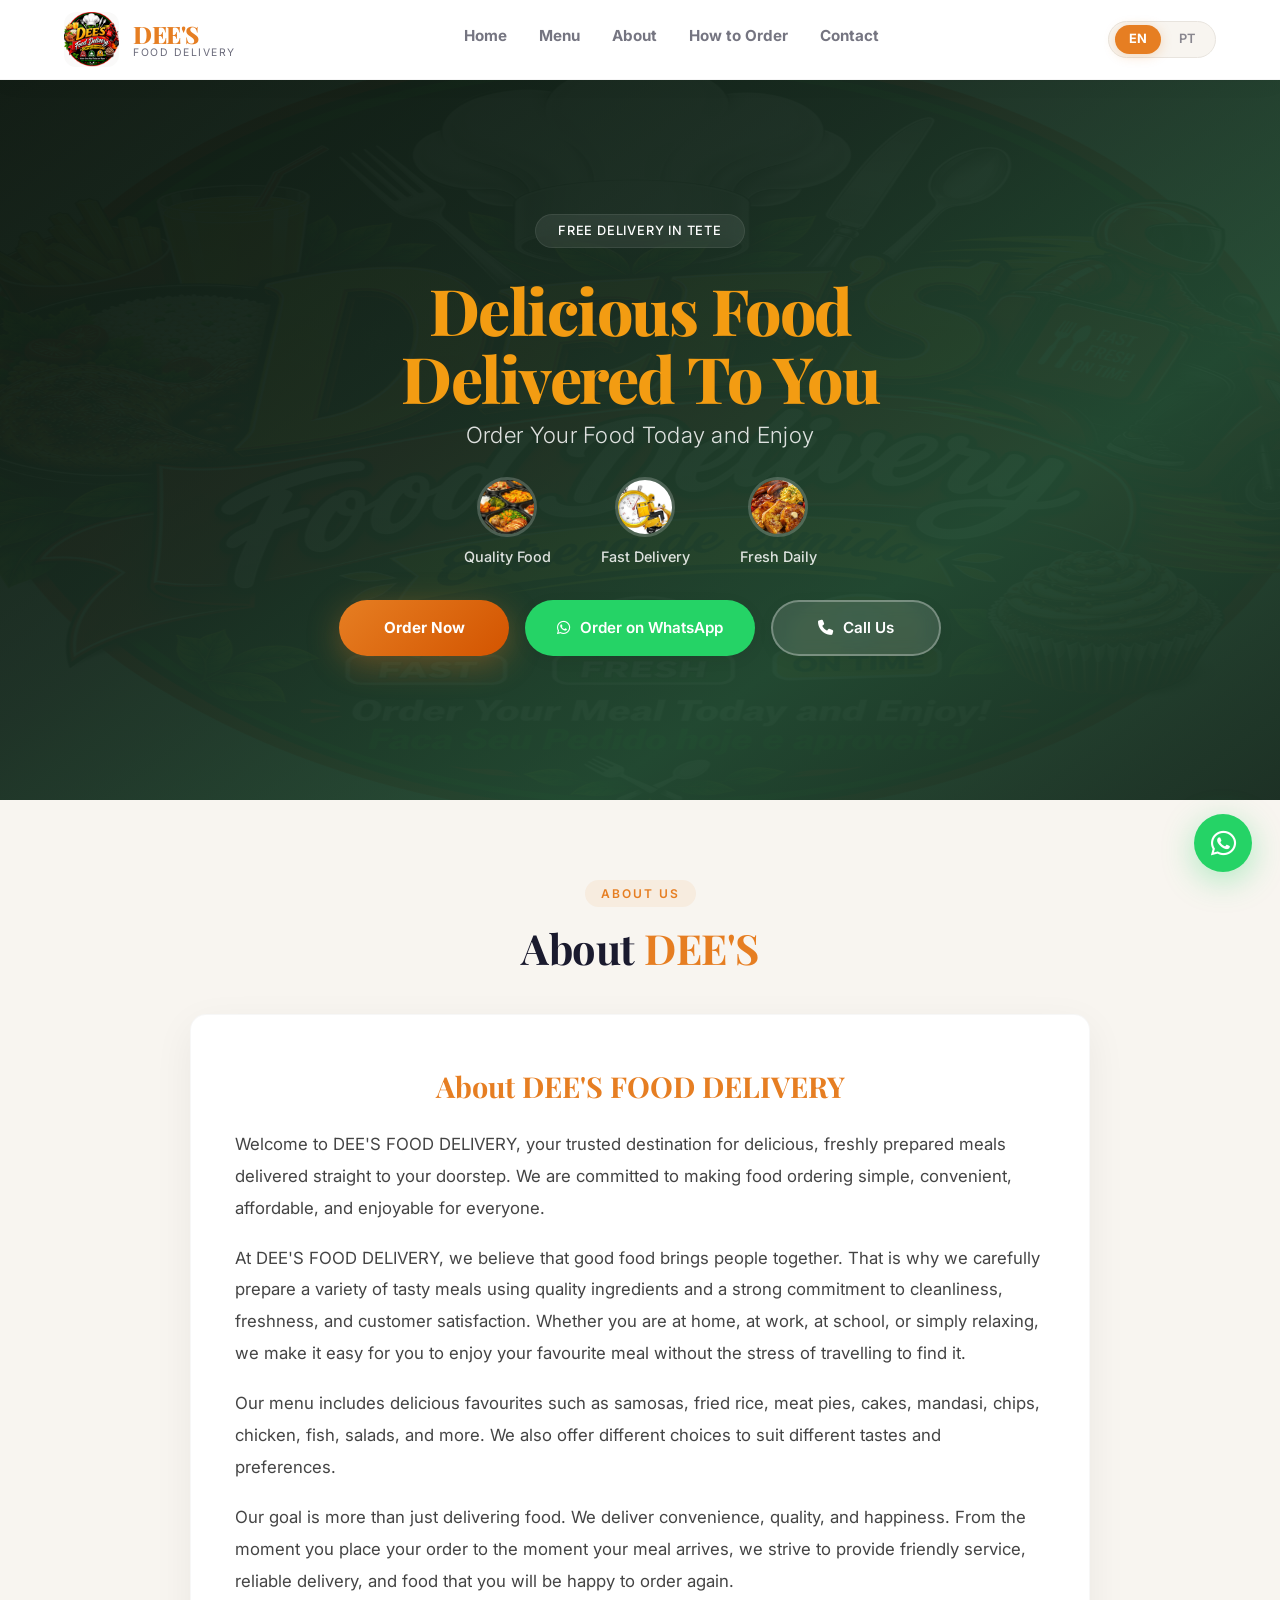
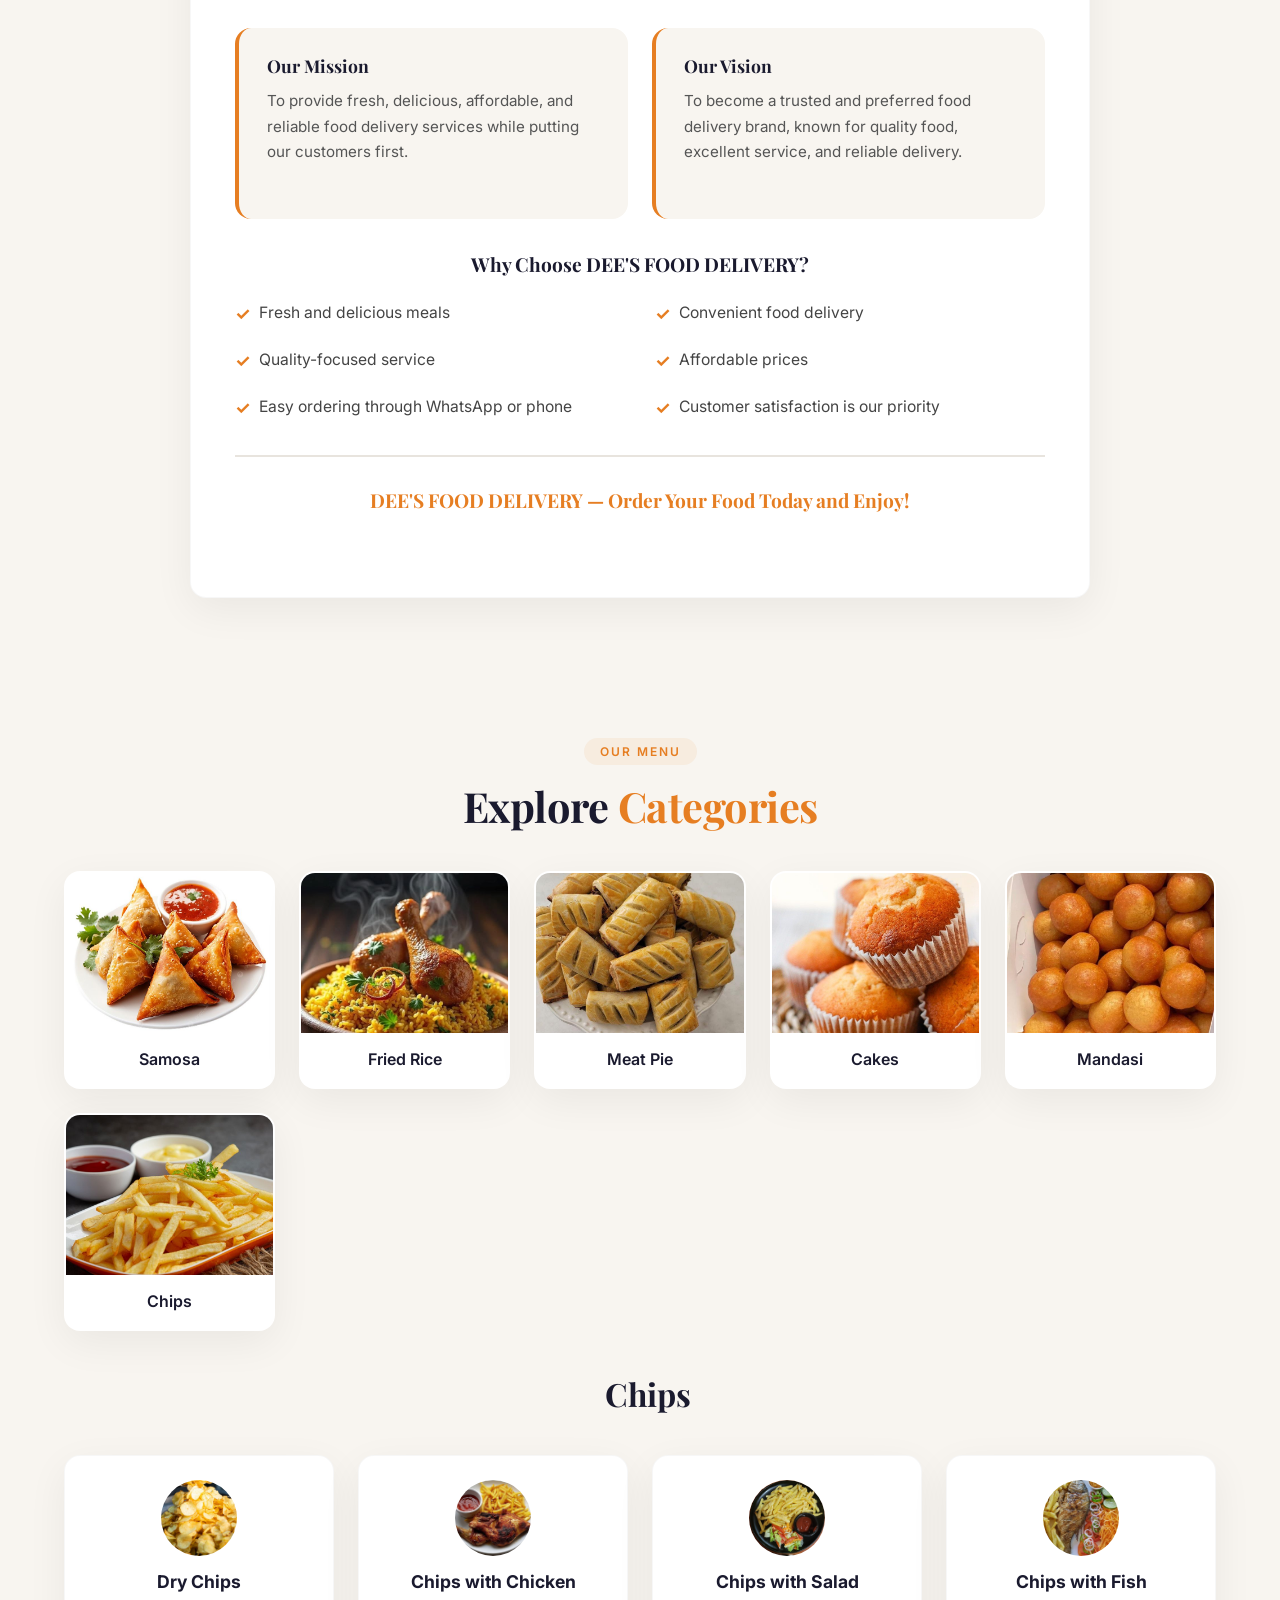
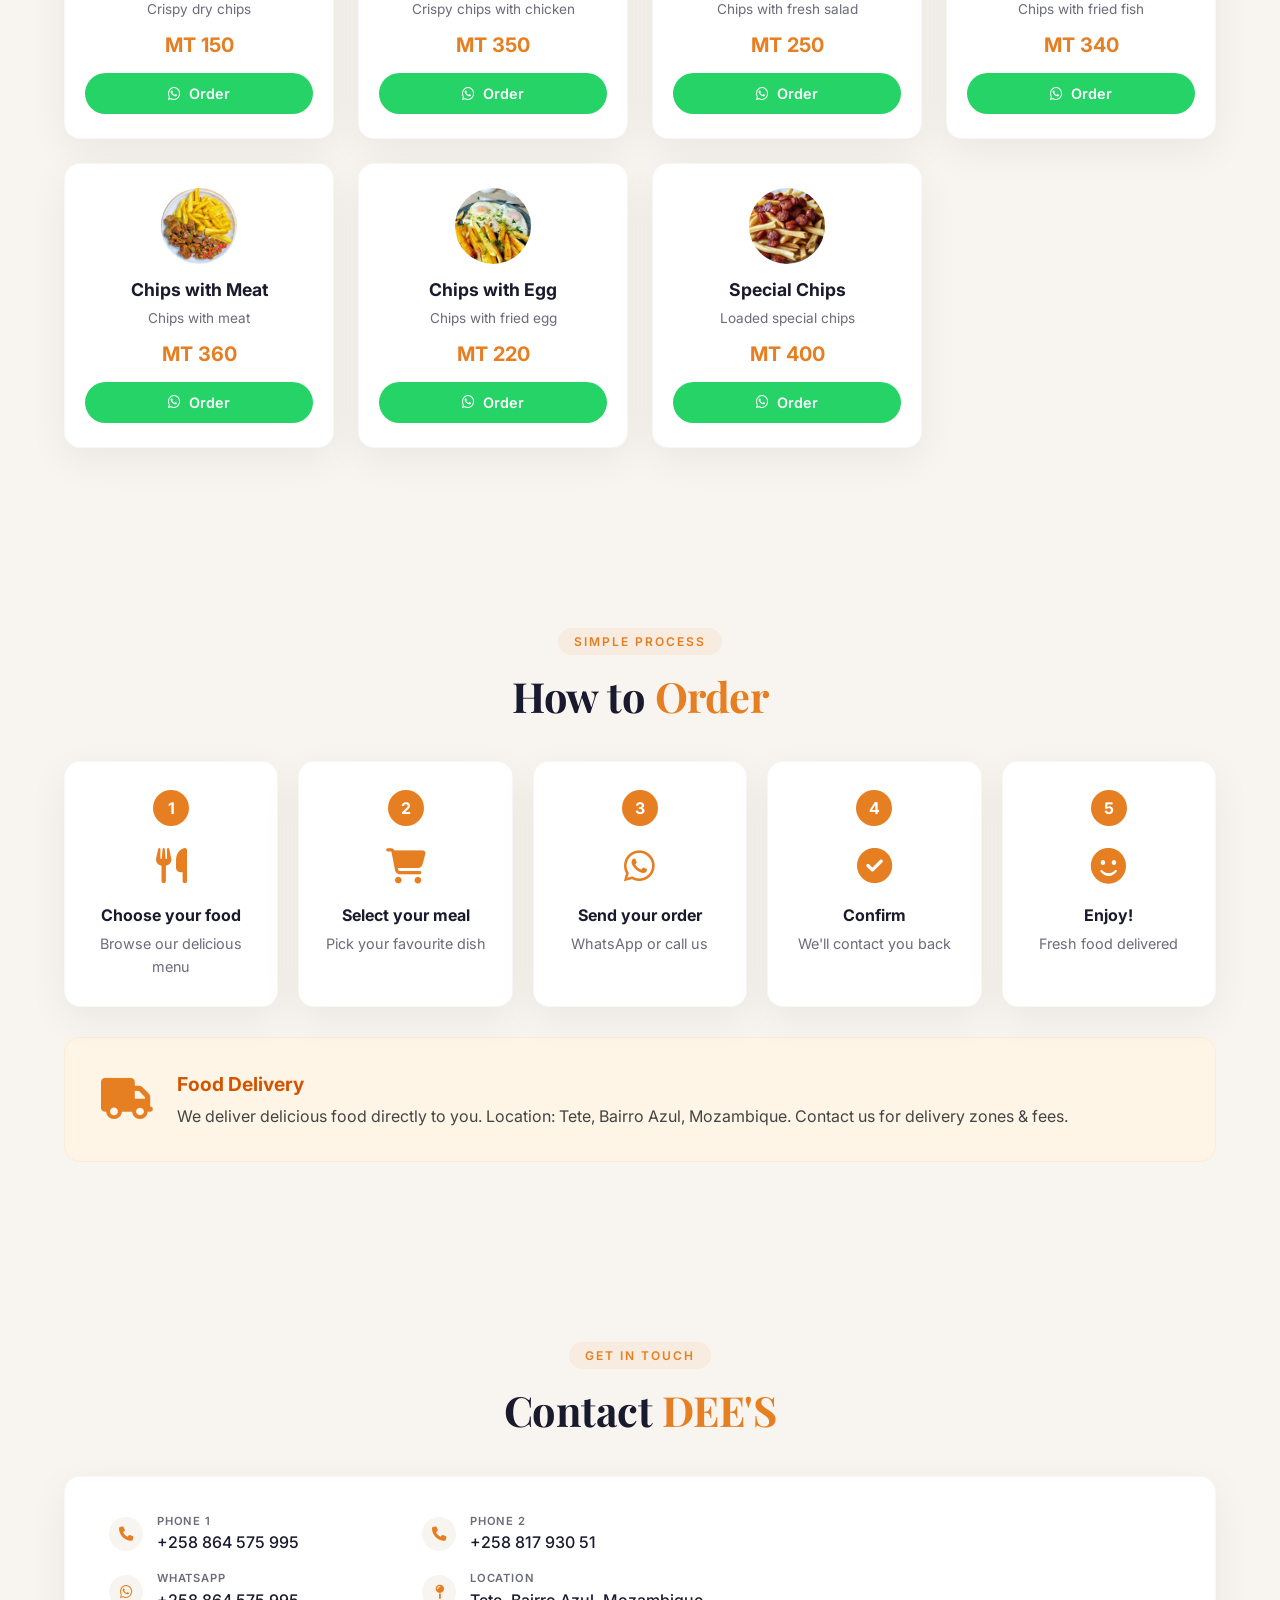
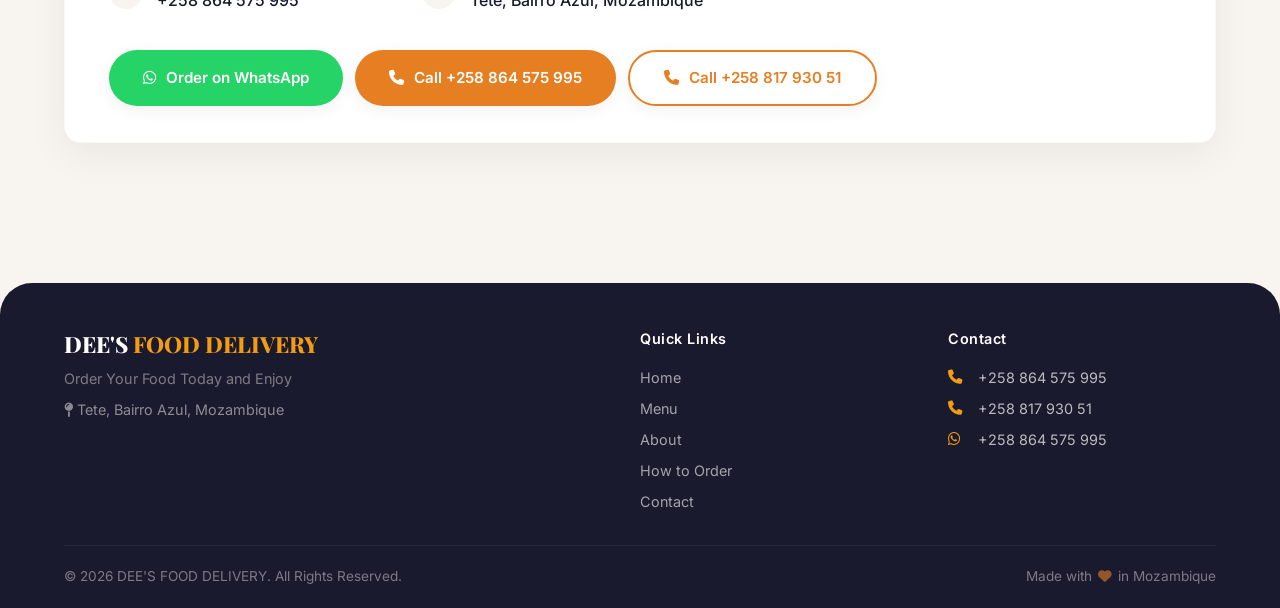
<file: index.html>
<!DOCTYPE html>
<html lang="en">
<head>
    <meta charset="UTF-8" />
    <meta name="viewport" content="width=device-width, initial-scale=1.0" />
    <title>DEE'S FOOD DELIVERY - Home</title>
    
    <!-- Google Fonts -->
    <link rel="preconnect" href="https://fonts.googleapis.com">
    <link rel="preconnect" href="https://fonts.gstatic.com" crossorigin>
    <link href="https://fonts.googleapis.com/css2?family=Playfair+Display:wght@400;600;700;800;900&family=Inter:wght@300;400;500;600;700;800&display=swap" rel="stylesheet">
    
    <!-- Font Awesome -->
    <link rel="stylesheet" href="https://cdnjs.cloudflare.com/ajax/libs/font-awesome/6.5.0/css/all.min.css">
    
    <!-- Custom CSS -->
    <link rel="stylesheet" href="css/style.css">
</head>
<body>

    <!-- ===== HEADER ===== -->
    <header>
        <div class="container header-container">
            <a href="index.html" class="logo">
                <img src="logo.png" alt="DEE'S FOOD DELIVERY" class="logo-img" onerror="this.style.display='none'">
                <div class="logo-text">
                    <span class="brand">DEE'S</span>
                    <span class="brand-sub">FOOD DELIVERY</span>
                </div>
            </a>

            <button class="hamburger" id="hamburger" aria-label="Toggle menu">
                <i class="fas fa-bars"></i>
            </button>

            <nav class="nav-menu" id="navMenu">
                <a href="index.html" class="active">Home</a>
                <a href="menu.html">Menu</a>
                <a href="about.html">About</a>
                <a href="howto.html">How to Order</a>
                <a href="contact.html">Contact</a>
            </nav>

            <div class="lang-switch">
                <span class="lang-option active" data-lang="en">EN</span>
                <span class="lang-option" data-lang="pt">PT</span>
            </div>
        </div>
    </header>

    <!-- ===== HERO / HOME SECTION ===== -->
    <section id="home" class="hero">
        <div class="hero-logo-bg"></div>
        <div class="hero-overlay"></div>
        
        <div class="container hero-container">
            <div class="hero-badge">
                <span class="badge-text" data-en="Free Delivery in Tete" data-pt="Entrega Grátis em Tete">Free Delivery in Tete</span>
            </div>

            <h1 class="hero-title">
                <span class="hero-title-line" data-en="Delicious Food" data-pt="Comida Deliciosa">Delicious Food</span>
                <br>
                <span class="hero-title-line" data-en="Delivered To You" data-pt="Entregue Para Si">Delivered To You</span>
            </h1>

            <p class="hero-subtitle" data-en="Order Your Food Today and Enjoy" data-pt="Peça Hoje e Aproveite">Order Your Food Today and Enjoy</p>

            <div class="hero-features">
                <div class="hero-feature-item">
                    <img src="images/quality-food.jpg" alt="Quality Food" class="hero-feature-image" onerror="this.style.display='none'">
                    <span class="hero-feature-label" data-en="Quality Food" data-pt="Comida de Qualidade">Quality Food</span>
                </div>
                <div class="hero-feature-item">
                    <img src="images/fast-delivery.jpg" alt="Fast Delivery" class="hero-feature-image" onerror="this.style.display='none'">
                    <span class="hero-feature-label" data-en="Fast Delivery" data-pt="Entrega Rápida">Fast Delivery</span>
                </div>
                <div class="hero-feature-item">
                    <img src="images/fresh-daily.jpg" alt="Fresh Daily" class="hero-feature-image" onerror="this.style.display='none'">
                    <span class="hero-feature-label" data-en="Fresh Daily" data-pt="Fresco Diário">Fresh Daily</span>
                </div>
            </div>

            <div class="hero-buttons">
                <a href="#menu" class="btn btn-primary btn-delivery">
                    <span data-en="Order Now" data-pt="Peça Agora">Order Now</span>
                </a>
                <a href="#" class="btn btn-whatsapp" id="heroWhatsapp">
                    <i class="fab fa-whatsapp"></i>
                    <span data-en="WhatsApp" data-pt="WhatsApp">WhatsApp</span>
                </a>
                <a href="tel:+258864575995" class="btn btn-outline-light">
                    <i class="fas fa-phone"></i>
                    <span data-en="Call Us" data-pt="Ligue">Call Us</span>
                </a>
            </div>
        </div>
    </section>

    <!-- ===== ABOUT SECTION ===== -->
    <section id="about" class="about-section">
        <div class="container">
            <div class="section-header">
                <span class="section-tag" data-en="About Us" data-pt="Sobre Nós">About Us</span>
                <h2 class="section-title">About <span>DEE'S</span></h2>
            </div>
            <div class="about-box">
                <div class="about-content">
                    <h3 class="about-heading">About DEE'S FOOD DELIVERY</h3>
                    
                    <p data-en="Welcome to DEE'S FOOD DELIVERY, your trusted destination for delicious, freshly prepared meals delivered straight to your doorstep. We are committed to making food ordering simple, convenient, affordable, and enjoyable for everyone." data-pt="Bem-vindo à DEE'S FOOD DELIVERY, o seu destino de confiança para refeições deliciosas e acabadas de preparar, entregues diretamente à sua porta. Estamos empenhados em tornar o pedido de comida simples, conveniente, acessível e agradável para todos.">
                        Welcome to DEE'S FOOD DELIVERY, your trusted destination for delicious, freshly prepared meals delivered straight to your doorstep. We are committed to making food ordering simple, convenient, affordable, and enjoyable for everyone.
                    </p>
                    
                    <p data-en="At DEE'S FOOD DELIVERY, we believe that good food brings people together. That is why we carefully prepare a variety of tasty meals using quality ingredients and a strong commitment to cleanliness, freshness, and customer satisfaction. Whether you are at home, at work, at school, or simply relaxing, we make it easy for you to enjoy your favourite meal without the stress of travelling to find it." data-pt="Na DEE'S FOOD DELIVERY, acreditamos que a boa comida une as pessoas. É por isso que preparamos cuidadosamente uma variedade de refeições saborosas usando ingredientes de qualidade e um forte compromisso com a limpeza, frescura e satisfação do cliente. Quer esteja em casa, no trabalho, na escola ou simplesmente a relaxar, facilitamos-lhe a degustação da sua refeição favorita sem o stress de viajar para a encontrar.">
                        At DEE'S FOOD DELIVERY, we believe that good food brings people together. That is why we carefully prepare a variety of tasty meals using quality ingredients and a strong commitment to cleanliness, freshness, and customer satisfaction. Whether you are at home, at work, at school, or simply relaxing, we make it easy for you to enjoy your favourite meal without the stress of travelling to find it.
                    </p>
                    
                    <p data-en="Our menu includes delicious favourites such as samosas, fried rice, meat pies, cakes, mandasi, chips, chicken, fish, salads, and more. We also offer different choices to suit different tastes and preferences." data-pt="O nosso menu inclui favoritos deliciosos como samosas, arroz frito, tortas de carne, bolos, mandasi, batatas fritas, frango, peixe, saladas e muito mais. Também oferecemos diferentes opções para se adequar a diferentes gostos e preferências.">
                        Our menu includes delicious favourites such as samosas, fried rice, meat pies, cakes, mandasi, chips, chicken, fish, salads, and more. We also offer different choices to suit different tastes and preferences.
                    </p>
                    
                    <p data-en="Our goal is more than just delivering food. We deliver convenience, quality, and happiness. From the moment you place your order to the moment your meal arrives, we strive to provide friendly service, reliable delivery, and food that you will be happy to order again." data-pt="O nosso objetivo é mais do que apenas entregar comida. Entregamos conveniência, qualidade e felicidade. Desde o momento em que faz o seu pedido até ao momento em que a sua refeição chega, esforçamo-nos por fornecer um serviço amigável, entrega fiável e comida que ficará feliz por pedir novamente.">
                        Our goal is more than just delivering food. We deliver convenience, quality, and happiness. From the moment you place your order to the moment your meal arrives, we strive to provide friendly service, reliable delivery, and food that you will be happy to order again.
                    </p>

                    <div class="about-mission-vision">
                        <div class="mission-box">
                            <h4 data-en="Our Mission" data-pt="Nossa Missão">Our Mission</h4>
                            <p data-en="To provide fresh, delicious, affordable, and reliable food delivery services while putting our customers first." data-pt="Fornecer serviços de entrega de comida fresca, deliciosa, acessível e fiável, colocando os nossos clientes em primeiro lugar.">
                                To provide fresh, delicious, affordable, and reliable food delivery services while putting our customers first.
                            </p>
                        </div>
                        <div class="vision-box">
                            <h4 data-en="Our Vision" data-pt="Nossa Visão">Our Vision</h4>
                            <p data-en="To become a trusted and preferred food delivery brand, known for quality food, excellent service, and reliable delivery." data-pt="Tornar-se uma marca de entrega de comida confiável e preferida, conhecida pela qualidade da comida, excelente serviço e entrega fiável.">
                                To become a trusted and preferred food delivery brand, known for quality food, excellent service, and reliable delivery.
                            </p>
                        </div>
                    </div>

                    <div class="about-why-choose">
                        <h4 data-en="Why Choose DEE'S FOOD DELIVERY?" data-pt="Porquê Escolher a DEE'S FOOD DELIVERY?">Why Choose DEE'S FOOD DELIVERY?</h4>
                        <ul>
                            <li data-en="Fresh and delicious meals" data-pt="Refeições frescas e deliciosas">Fresh and delicious meals</li>
                            <li data-en="Convenient food delivery" data-pt="Entrega de comida conveniente">Convenient food delivery</li>
                            <li data-en="Quality-focused service" data-pt="Serviço focado na qualidade">Quality-focused service</li>
                            <li data-en="Affordable prices" data-pt="Preços acessíveis">Affordable prices</li>
                            <li data-en="Easy ordering through WhatsApp or phone" data-pt="Encomenda fácil através do WhatsApp ou telefone">Easy ordering through WhatsApp or phone</li>
                            <li data-en="Customer satisfaction is our priority" data-pt="A satisfação do cliente é a nossa prioridade">Customer satisfaction is our priority</li>
                        </ul>
                    </div>

                    <div class="about-footer-text">
                        <p data-en="DEE'S FOOD DELIVERY — Order Your Food Today and Enjoy!" data-pt="DEE'S FOOD DELIVERY — Peça a Sua Comida Hoje e Aproveite!">
                            DEE'S FOOD DELIVERY — Order Your Food Today and Enjoy!
                        </p>
                    </div>
                </div>
            </div>
        </div>
    </section>

    <!-- ===== MENU SECTION ===== -->
    <section id="menu" class="menu-section">
        <div class="container">
            <div class="section-header">
                <span class="section-tag">Our Menu</span>
                <h2 class="section-title">Explore <span>Categories</span></h2>
            </div>

            <div class="category-grid" id="categoryGrid"></div>

            <div id="productDisplay">
                <div class="category-header">
                    <span id="categoryIcon"><i class="fas fa-fries"></i></span>
                    <h3 id="categoryTitle">Chips</h3>
                </div>
                <div class="product-grid" id="productGrid"></div>
            </div>
        </div>
    </section>

    <!-- ===== HOW TO ORDER SECTION ===== -->
    <section id="howto" class="howto-section">
        <div class="container">
            <div class="section-header">
                <span class="section-tag">Simple Process</span>
                <h2 class="section-title">How to <span>Order</span></h2>
            </div>

            <div class="howto-grid">
                <div class="howto-step">
                    <div class="step-number">1</div>
                    <div class="step-icon"><i class="fas fa-utensils"></i></div>
                    <h4 data-en="Choose your food" data-pt="Escolha sua comida">Choose your food</h4>
                    <p data-en="Browse our delicious menu" data-pt="Explore nosso menu">Browse our delicious menu</p>
                </div>
                <div class="howto-step">
                    <div class="step-number">2</div>
                    <div class="step-icon"><i class="fas fa-shopping-cart"></i></div>
                    <h4 data-en="Select your meal" data-pt="Selecione sua refeição">Select your meal</h4>
                    <p data-en="Pick your favourite dish" data-pt="Escolha seu prato">Pick your favourite dish</p>
                </div>
                <div class="howto-step">
                    <div class="step-number">3</div>
                    <div class="step-icon"><i class="fab fa-whatsapp"></i></div>
                    <h4 data-en="Send your order" data-pt="Envie seu pedido">Send your order</h4>
                    <p data-en="WhatsApp or call us" data-pt="WhatsApp ou ligue">WhatsApp or call us</p>
                </div>
                <div class="howto-step">
                    <div class="step-number">4</div>
                    <div class="step-icon"><i class="fas fa-check-circle"></i></div>
                    <h4 data-en="Confirm" data-pt="Confirme">Confirm</h4>
                    <p data-en="We'll contact you back" data-pt="Entraremos em contato">We'll contact you back</p>
                </div>
                <div class="howto-step">
                    <div class="step-number">5</div>
                    <div class="step-icon"><i class="fas fa-smile"></i></div>
                    <h4 data-en="Enjoy!" data-pt="Aproveite!">Enjoy!</h4>
                    <p data-en="Fresh food delivered" data-pt="Comida fresca entregue">Fresh food delivered</p>
                </div>
            </div>

            <div class="delivery-box">
                <div class="delivery-icon"><i class="fas fa-truck"></i></div>
                <div>
                    <h3 data-en="Food Delivery" data-pt="Entrega de Comida">Food Delivery</h3>
                    <p data-en="We deliver delicious food directly to you. Location: Tete, Bairro Azul, Mozambique. Contact us for delivery zones &amp; fees." data-pt="Entregamos comida deliciosa diretamente para você. Localização: Tete, Bairro Azul, Moçambique. Contacte-nos para zonas de entrega e taxas.">
                        We deliver delicious food directly to you. <strong>Location:</strong> Tete, Bairro Azul, Mozambique. Contact us for delivery zones &amp; fees.
                    </p>
                </div>
            </div>
        </div>
    </section>

    <!-- ===== CONTACT SECTION ===== -->
    <section id="contact" class="contact-section">
        <div class="container">
            <div class="section-header">
                <span class="section-tag">Get in Touch</span>
                <h2 class="section-title">Contact <span>DEE'S</span></h2>
            </div>

            <div class="contact-box">
                <div class="contact-info">
                    <div class="contact-item">
                        <i class="fas fa-phone"></i>
                        <div>
                            <strong data-en="Phone 1" data-pt="Telefone 1">Phone 1</strong>
                            <span>+258 864 575 995</span>
                        </div>
                    </div>
                    <div class="contact-item">
                        <i class="fas fa-phone"></i>
                        <div>
                            <strong data-en="Phone 2" data-pt="Telefone 2">Phone 2</strong>
                            <span>+258 817 930 51</span>
                        </div>
                    </div>
                    <div class="contact-item">
                        <i class="fab fa-whatsapp"></i>
                        <div>
                            <strong data-en="WhatsApp" data-pt="WhatsApp">WhatsApp</strong>
                            <span>+258 864 575 995</span>
                        </div>
                    </div>
                    <div class="contact-item">
                        <i class="fas fa-map-pin"></i>
                        <div>
                            <strong data-en="Location" data-pt="Localização">Location</strong>
                            <span data-en="Tete, Bairro Azul, Mozambique" data-pt="Tete, Bairro Azul, Moçambique">Tete, Bairro Azul, Mozambique</span>
                        </div>
                    </div>
                </div>

                <div class="contact-buttons">
                    <a href="#" class="btn btn-whatsapp" id="contactWhatsapp"><i class="fab fa-whatsapp"></i> <span data-en="WhatsApp" data-pt="WhatsApp">WhatsApp</span></a>
                    <a href="tel:+258864575995" class="btn btn-primary"><i class="fas fa-phone"></i> <span data-en="Call +258 864 575 995" data-pt="Ligue +258 864 575 995">Call +258 864 575 995</span></a>
                    <a href="tel:+25881793051" class="btn btn-outline"><i class="fas fa-phone"></i> <span data-en="Call +258 817 930 51" data-pt="Ligue +258 817 930 51">Call +258 817 930 51</span></a>
                </div>
            </div>
        </div>
    </section>

    <!-- ===== FOOTER ===== -->
    <footer>
        <div class="container">
            <div class="footer-grid">
                <div class="footer-brand">
                    <h3>DEE'S <span>FOOD DELIVERY</span></h3>
                    <p class="footer-slogan" data-en="Order Your Food Today and Enjoy" data-pt="Peça Hoje e Aproveite">Order Your Food Today and Enjoy</p>
                    <p class="footer-location"><i class="fas fa-map-pin"></i> <span data-en="Tete, Bairro Azul, Mozambique" data-pt="Tete, Bairro Azul, Moçambique">Tete, Bairro Azul, Mozambique</span></p>
                </div>

                <div class="footer-links">
                    <h4 data-en="Quick Links" data-pt="Links Rápidos">Quick Links</h4>
                    <a href="index.html">Home</a>
                    <a href="menu.html">Menu</a>
                    <a href="about.html">About</a>
                    <a href="howto.html">How to Order</a>
                    <a href="contact.html">Contact</a>
                </div>

                <div class="footer-contact">
                    <h4 data-en="Contact" data-pt="Contato">Contact</h4>
                    <p><i class="fas fa-phone"></i> +258 864 575 995</p>
                    <p><i class="fas fa-phone"></i> +258 817 930 51</p>
                    <p><i class="fab fa-whatsapp"></i> +258 864 575 995</p>
                </div>
            </div>

            <div class="footer-bottom">
                <p>&copy; <span id="currentYear">2026</span> DEE'S FOOD DELIVERY. <span data-en="All Rights Reserved" data-pt="Todos os Direitos Reservados">All Rights Reserved</span>.</p>
                <p class="footer-made">Made with <i class="fas fa-heart"></i> <span data-en="in Mozambique" data-pt="em Moçambique">in Mozambique</span></p>
            </div>
        </div>
    </footer>

    <!-- ===== FLOATING WHATSAPP ===== -->
    <button class="float-wa" id="floatWa">
        <i class="fab fa-whatsapp"></i>
        <span class="float-wa-tooltip" data-en="Order on WhatsApp" data-pt="Peça no WhatsApp">Order on WhatsApp</span>
    </button>

    <!-- ===== JAVASCRIPT ===== -->
    <script src="js/script.js"></script>
</body>
</html>
</file>
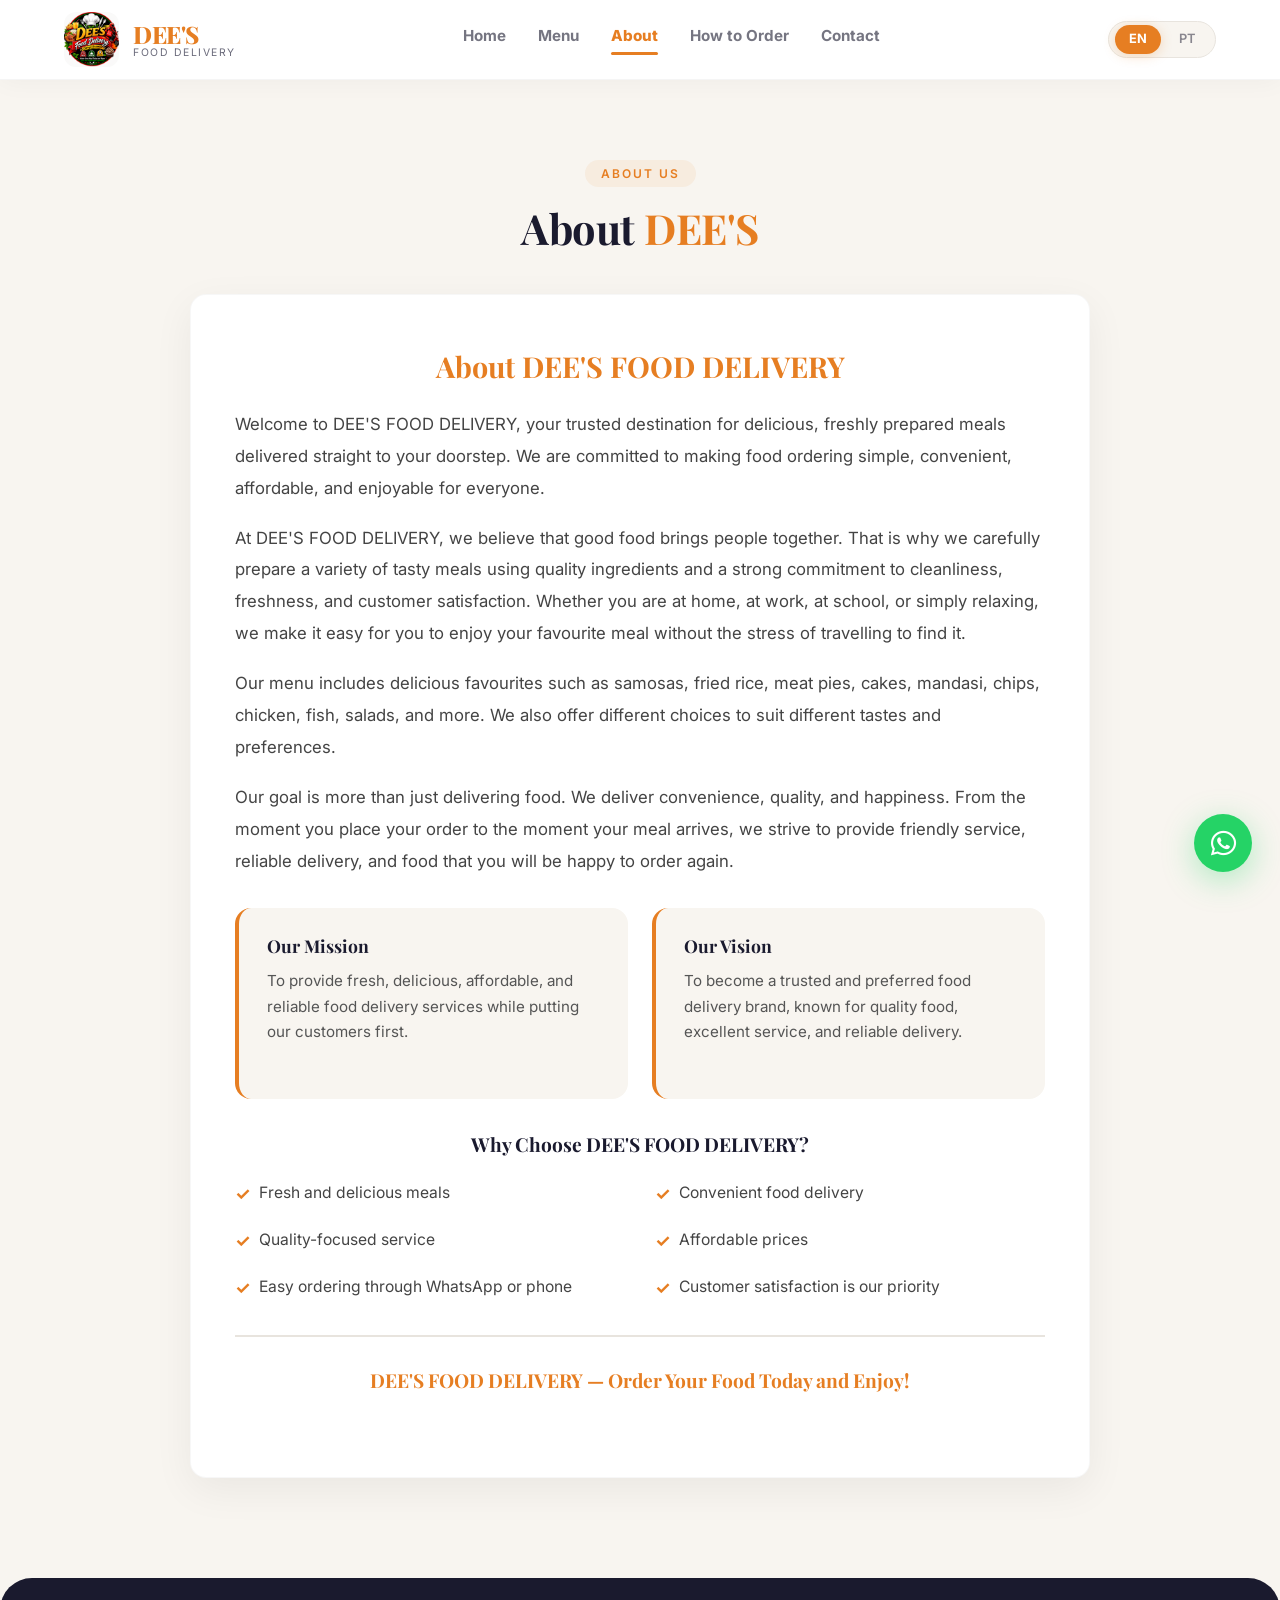
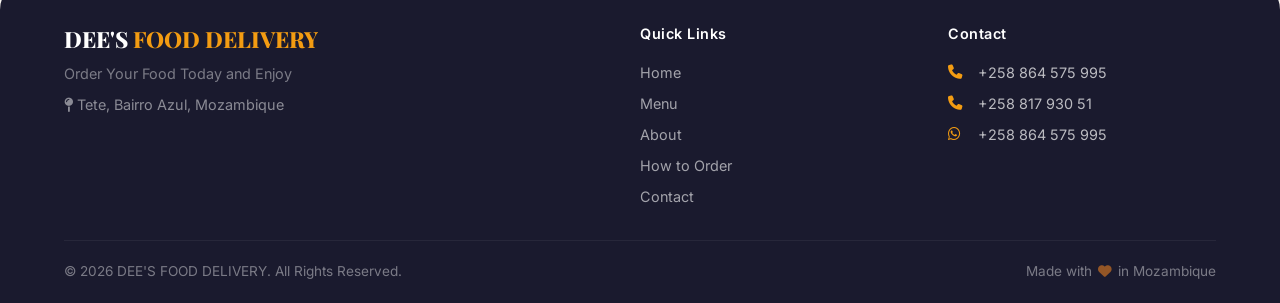
<file: about.html>
<!DOCTYPE html>
<html lang="en">
<head>
    <meta charset="UTF-8" />
    <meta name="viewport" content="width=device-width, initial-scale=1.0" />
    <title>DEE'S FOOD DELIVERY - About</title>
    
    <!-- Google Fonts -->
    <link rel="preconnect" href="https://fonts.googleapis.com">
    <link rel="preconnect" href="https://fonts.gstatic.com" crossorigin>
    <link href="https://fonts.googleapis.com/css2?family=Playfair+Display:wght@400;600;700;800;900&family=Inter:wght@300;400;500;600;700;800&display=swap" rel="stylesheet">
    
    <!-- Font Awesome -->
    <link rel="stylesheet" href="https://cdnjs.cloudflare.com/ajax/libs/font-awesome/6.5.0/css/all.min.css">
    
    <!-- Custom CSS -->
    <link rel="stylesheet" href="css/style.css">
</head>
<body>

    <!-- ===== HEADER ===== -->
    <header>
        <div class="container header-container">
            <a href="index.html" class="logo">
                <img src="logo.png" alt="DEE'S FOOD DELIVERY" class="logo-img" onerror="this.style.display='none'">
                <div class="logo-text">
                    <span class="brand">DEE'S</span>
                    <span class="brand-sub">FOOD DELIVERY</span>
                </div>
            </a>

            <button class="hamburger" id="hamburger" aria-label="Toggle menu">
                <i class="fas fa-bars"></i>
            </button>

            <nav class="nav-menu" id="navMenu">
                <a href="index.html">Home</a>
                <a href="menu.html">Menu</a>
                <a href="about.html" class="active">About</a>
                <a href="howto.html">How to Order</a>
                <a href="contact.html">Contact</a>
            </nav>

            <div class="lang-switch">
                <span class="lang-option active" data-lang="en">EN</span>
                <span class="lang-option" data-lang="pt">PT</span>
            </div>
        </div>
    </header>

    <!-- ===== ABOUT SECTION ===== -->
    <section id="about" class="about-section">
        <div class="container">
            <div class="section-header">
                <span class="section-tag" data-en="About Us" data-pt="Sobre Nós">About Us</span>
                <h2 class="section-title">About <span>DEE'S</span></h2>
            </div>
            <div class="about-box">
                <div class="about-content">
                    <h3 class="about-heading">About DEE'S FOOD DELIVERY</h3>
                    
                    <p data-en="Welcome to DEE'S FOOD DELIVERY, your trusted destination for delicious, freshly prepared meals delivered straight to your doorstep. We are committed to making food ordering simple, convenient, affordable, and enjoyable for everyone." data-pt="Bem-vindo à DEE'S FOOD DELIVERY, o seu destino de confiança para refeições deliciosas e acabadas de preparar, entregues diretamente à sua porta. Estamos empenhados em tornar o pedido de comida simples, conveniente, acessível e agradável para todos.">
                        Welcome to DEE'S FOOD DELIVERY, your trusted destination for delicious, freshly prepared meals delivered straight to your doorstep. We are committed to making food ordering simple, convenient, affordable, and enjoyable for everyone.
                    </p>
                    
                    <p data-en="At DEE'S FOOD DELIVERY, we believe that good food brings people together. That is why we carefully prepare a variety of tasty meals using quality ingredients and a strong commitment to cleanliness, freshness, and customer satisfaction. Whether you are at home, at work, at school, or simply relaxing, we make it easy for you to enjoy your favourite meal without the stress of travelling to find it." data-pt="Na DEE'S FOOD DELIVERY, acreditamos que a boa comida une as pessoas. É por isso que preparamos cuidadosamente uma variedade de refeições saborosas usando ingredientes de qualidade e um forte compromisso com a limpeza, frescura e satisfação do cliente. Quer esteja em casa, no trabalho, na escola ou simplesmente a relaxar, facilitamos-lhe a degustação da sua refeição favorita sem o stress de viajar para a encontrar.">
                        At DEE'S FOOD DELIVERY, we believe that good food brings people together. That is why we carefully prepare a variety of tasty meals using quality ingredients and a strong commitment to cleanliness, freshness, and customer satisfaction. Whether you are at home, at work, at school, or simply relaxing, we make it easy for you to enjoy your favourite meal without the stress of travelling to find it.
                    </p>
                    
                    <p data-en="Our menu includes delicious favourites such as samosas, fried rice, meat pies, cakes, mandasi, chips, chicken, fish, salads, and more. We also offer different choices to suit different tastes and preferences." data-pt="O nosso menu inclui favoritos deliciosos como samosas, arroz frito, tortas de carne, bolos, mandasi, batatas fritas, frango, peixe, saladas e muito mais. Também oferecemos diferentes opções para se adequar a diferentes gostos e preferências.">
                        Our menu includes delicious favourites such as samosas, fried rice, meat pies, cakes, mandasi, chips, chicken, fish, salads, and more. We also offer different choices to suit different tastes and preferences.
                    </p>
                    
                    <p data-en="Our goal is more than just delivering food. We deliver convenience, quality, and happiness. From the moment you place your order to the moment your meal arrives, we strive to provide friendly service, reliable delivery, and food that you will be happy to order again." data-pt="O nosso objetivo é mais do que apenas entregar comida. Entregamos conveniência, qualidade e felicidade. Desde o momento em que faz o seu pedido até ao momento em que a sua refeição chega, esforçamo-nos por fornecer um serviço amigável, entrega fiável e comida que ficará feliz por pedir novamente.">
                        Our goal is more than just delivering food. We deliver convenience, quality, and happiness. From the moment you place your order to the moment your meal arrives, we strive to provide friendly service, reliable delivery, and food that you will be happy to order again.
                    </p>

                    <div class="about-mission-vision">
                        <div class="mission-box">
                            <h4 data-en="Our Mission" data-pt="Nossa Missão">Our Mission</h4>
                            <p data-en="To provide fresh, delicious, affordable, and reliable food delivery services while putting our customers first." data-pt="Fornecer serviços de entrega de comida fresca, deliciosa, acessível e fiável, colocando os nossos clientes em primeiro lugar.">
                                To provide fresh, delicious, affordable, and reliable food delivery services while putting our customers first.
                            </p>
                        </div>
                        <div class="vision-box">
                            <h4 data-en="Our Vision" data-pt="Nossa Visão">Our Vision</h4>
                            <p data-en="To become a trusted and preferred food delivery brand, known for quality food, excellent service, and reliable delivery." data-pt="Tornar-se uma marca de entrega de comida confiável e preferida, conhecida pela qualidade da comida, excelente serviço e entrega fiável.">
                                To become a trusted and preferred food delivery brand, known for quality food, excellent service, and reliable delivery.
                            </p>
                        </div>
                    </div>

                    <div class="about-why-choose">
                        <h4 data-en="Why Choose DEE'S FOOD DELIVERY?" data-pt="Porquê Escolher a DEE'S FOOD DELIVERY?">Why Choose DEE'S FOOD DELIVERY?</h4>
                        <ul>
                            <li data-en="Fresh and delicious meals" data-pt="Refeições frescas e deliciosas">Fresh and delicious meals</li>
                            <li data-en="Convenient food delivery" data-pt="Entrega de comida conveniente">Convenient food delivery</li>
                            <li data-en="Quality-focused service" data-pt="Serviço focado na qualidade">Quality-focused service</li>
                            <li data-en="Affordable prices" data-pt="Preços acessíveis">Affordable prices</li>
                            <li data-en="Easy ordering through WhatsApp or phone" data-pt="Encomenda fácil através do WhatsApp ou telefone">Easy ordering through WhatsApp or phone</li>
                            <li data-en="Customer satisfaction is our priority" data-pt="A satisfação do cliente é a nossa prioridade">Customer satisfaction is our priority</li>
                        </ul>
                    </div>

                    <div class="about-footer-text">
                        <p data-en="DEE'S FOOD DELIVERY — Order Your Food Today and Enjoy!" data-pt="DEE'S FOOD DELIVERY — Peça a Sua Comida Hoje e Aproveite!">
                            DEE'S FOOD DELIVERY — Order Your Food Today and Enjoy!
                        </p>
                    </div>
                </div>
            </div>
        </div>
    </section>

    <!-- ===== FOOTER ===== -->
    <footer>
        <div class="container">
            <div class="footer-grid">
                <div class="footer-brand">
                    <h3>DEE'S <span>FOOD DELIVERY</span></h3>
                    <p class="footer-slogan" data-en="Order Your Food Today and Enjoy" data-pt="Peça Hoje e Aproveite">Order Your Food Today and Enjoy</p>
                    <p class="footer-location"><i class="fas fa-map-pin"></i> <span data-en="Tete, Bairro Azul, Mozambique" data-pt="Tete, Bairro Azul, Moçambique">Tete, Bairro Azul, Mozambique</span></p>
                </div>

                <div class="footer-links">
                    <h4 data-en="Quick Links" data-pt="Links Rápidos">Quick Links</h4>
                    <a href="index.html">Home</a>
                    <a href="menu.html">Menu</a>
                    <a href="about.html">About</a>
                    <a href="howto.html">How to Order</a>
                    <a href="contact.html">Contact</a>
                </div>

                <div class="footer-contact">
                    <h4 data-en="Contact" data-pt="Contato">Contact</h4>
                    <p><i class="fas fa-phone"></i> +258 864 575 995</p>
                    <p><i class="fas fa-phone"></i> +258 817 930 51</p>
                    <p><i class="fab fa-whatsapp"></i> +258 864 575 995</p>
                </div>
            </div>

            <div class="footer-bottom">
                <p>&copy; <span id="currentYear">2026</span> DEE'S FOOD DELIVERY. <span data-en="All Rights Reserved" data-pt="Todos os Direitos Reservados">All Rights Reserved</span>.</p>
                <p class="footer-made">Made with <i class="fas fa-heart"></i> <span data-en="in Mozambique" data-pt="em Moçambique">in Mozambique</span></p>
            </div>
        </div>
    </footer>

    <!-- ===== FLOATING WHATSAPP ===== -->
    <button class="float-wa" id="floatWa">
        <i class="fab fa-whatsapp"></i>
        <span class="float-wa-tooltip" data-en="Order on WhatsApp" data-pt="Peça no WhatsApp">Order on WhatsApp</span>
    </button>

    <script src="js/script.js"></script>
</body>
</html>
</file>
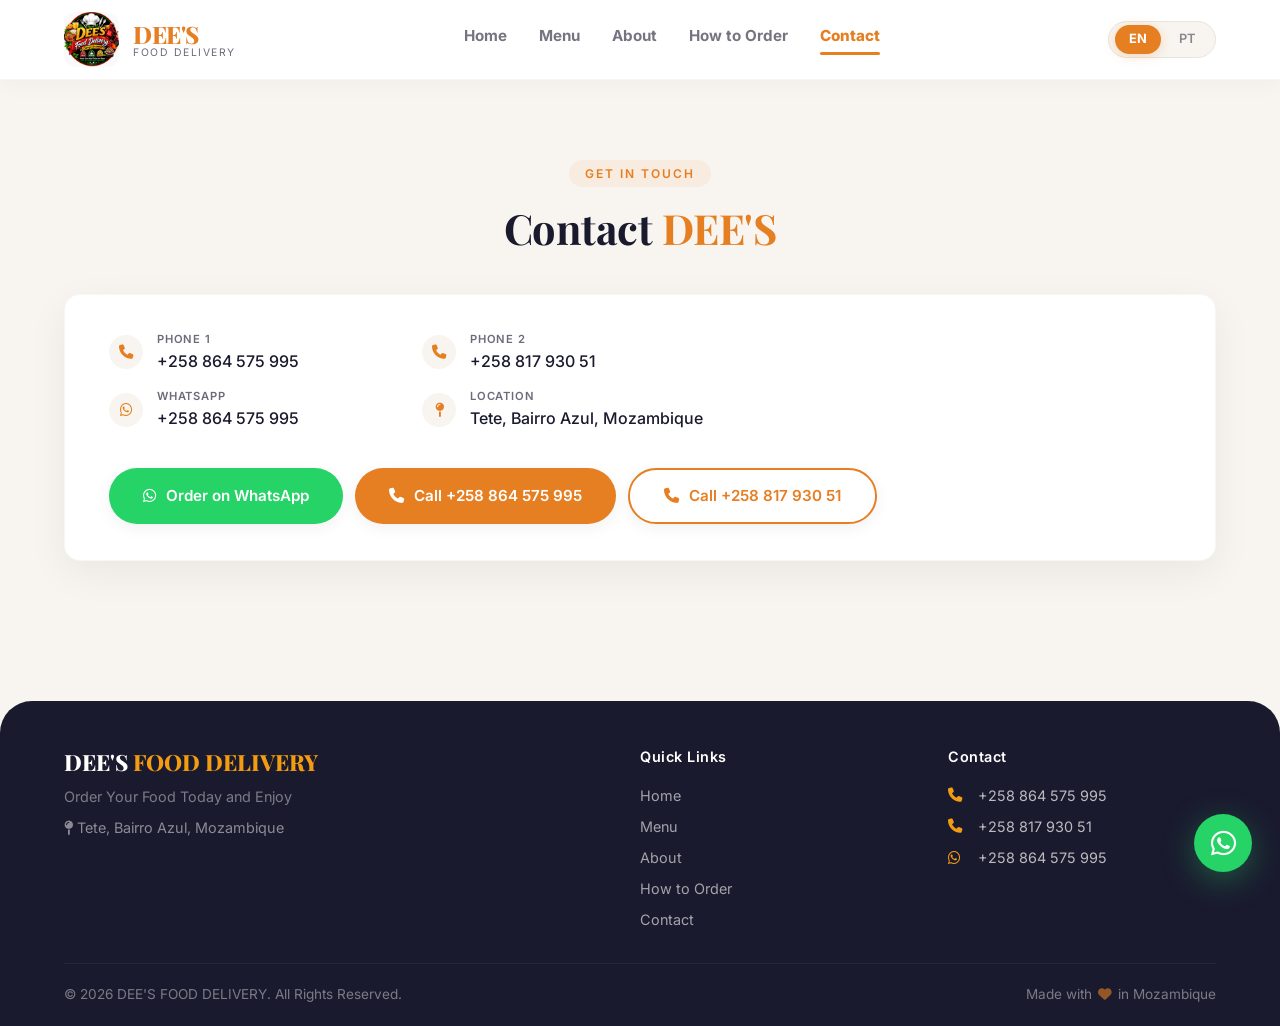
<file: contact.html>
<!DOCTYPE html>
<html lang="en">
<head>
    <meta charset="UTF-8" />
    <meta name="viewport" content="width=device-width, initial-scale=1.0" />
    <title>DEE'S FOOD DELIVERY - Contact</title>
    
    <!-- Google Fonts -->
    <link rel="preconnect" href="https://fonts.googleapis.com">
    <link rel="preconnect" href="https://fonts.gstatic.com" crossorigin>
    <link href="https://fonts.googleapis.com/css2?family=Playfair+Display:wght@400;600;700;800;900&family=Inter:wght@300;400;500;600;700;800&display=swap" rel="stylesheet">
    
    <!-- Font Awesome -->
    <link rel="stylesheet" href="https://cdnjs.cloudflare.com/ajax/libs/font-awesome/6.5.0/css/all.min.css">
    
    <!-- Custom CSS -->
    <link rel="stylesheet" href="css/style.css">
</head>
<body>

    <!-- ===== HEADER ===== -->
    <header>
        <div class="container header-container">
            <a href="index.html" class="logo">
                <img src="logo.png" alt="DEE'S FOOD DELIVERY" class="logo-img" onerror="this.style.display='none'">
                <div class="logo-text">
                    <span class="brand">DEE'S</span>
                    <span class="brand-sub">FOOD DELIVERY</span>
                </div>
            </a>

            <button class="hamburger" id="hamburger" aria-label="Toggle menu">
                <i class="fas fa-bars"></i>
            </button>

            <nav class="nav-menu" id="navMenu">
                <a href="index.html">Home</a>
                <a href="menu.html">Menu</a>
                <a href="about.html">About</a>
                <a href="howto.html">How to Order</a>
                <a href="contact.html" class="active">Contact</a>
            </nav>

            <div class="lang-switch">
                <span class="lang-option active" data-lang="en">EN</span>
                <span class="lang-option" data-lang="pt">PT</span>
            </div>
        </div>
    </header>

    <!-- ===== CONTACT SECTION ===== -->
    <section id="contact" class="contact-section">
        <div class="container">
            <div class="section-header">
                <span class="section-tag">Get in Touch</span>
                <h2 class="section-title">Contact <span>DEE'S</span></h2>
            </div>

            <div class="contact-box">
                <div class="contact-info">
                    <div class="contact-item">
                        <i class="fas fa-phone"></i>
                        <div>
                            <strong data-en="Phone 1" data-pt="Telefone 1">Phone 1</strong>
                            <span>+258 864 575 995</span>
                        </div>
                    </div>
                    <div class="contact-item">
                        <i class="fas fa-phone"></i>
                        <div>
                            <strong data-en="Phone 2" data-pt="Telefone 2">Phone 2</strong>
                            <span>+258 817 930 51</span>
                        </div>
                    </div>
                    <div class="contact-item">
                        <i class="fab fa-whatsapp"></i>
                        <div>
                            <strong data-en="WhatsApp" data-pt="WhatsApp">WhatsApp</strong>
                            <span>+258 864 575 995</span>
                        </div>
                    </div>
                    <div class="contact-item">
                        <i class="fas fa-map-pin"></i>
                        <div>
                            <strong data-en="Location" data-pt="Localização">Location</strong>
                            <span data-en="Tete, Bairro Azul, Mozambique" data-pt="Tete, Bairro Azul, Moçambique">Tete, Bairro Azul, Mozambique</span>
                        </div>
                    </div>
                </div>

                <div class="contact-buttons">
                    <a href="#" class="btn btn-whatsapp" id="contactWhatsapp"><i class="fab fa-whatsapp"></i> <span data-en="WhatsApp" data-pt="WhatsApp">WhatsApp</span></a>
                    <a href="tel:+258864575995" class="btn btn-primary"><i class="fas fa-phone"></i> <span data-en="Call +258 864 575 995" data-pt="Ligue +258 864 575 995">Call +258 864 575 995</span></a>
                    <a href="tel:+25881793051" class="btn btn-outline"><i class="fas fa-phone"></i> <span data-en="Call +258 817 930 51" data-pt="Ligue +258 817 930 51">Call +258 817 930 51</span></a>
                </div>
            </div>
        </div>
    </section>

    <!-- ===== FOOTER ===== -->
    <footer>
        <div class="container">
            <div class="footer-grid">
                <div class="footer-brand">
                    <h3>DEE'S <span>FOOD DELIVERY</span></h3>
                    <p class="footer-slogan" data-en="Order Your Food Today and Enjoy" data-pt="Peça Hoje e Aproveite">Order Your Food Today and Enjoy</p>
                    <p class="footer-location"><i class="fas fa-map-pin"></i> <span data-en="Tete, Bairro Azul, Mozambique" data-pt="Tete, Bairro Azul, Moçambique">Tete, Bairro Azul, Mozambique</span></p>
                </div>

                <div class="footer-links">
                    <h4 data-en="Quick Links" data-pt="Links Rápidos">Quick Links</h4>
                    <a href="index.html">Home</a>
                    <a href="menu.html">Menu</a>
                    <a href="about.html">About</a>
                    <a href="howto.html">How to Order</a>
                    <a href="contact.html">Contact</a>
                </div>

                <div class="footer-contact">
                    <h4 data-en="Contact" data-pt="Contato">Contact</h4>
                    <p><i class="fas fa-phone"></i> +258 864 575 995</p>
                    <p><i class="fas fa-phone"></i> +258 817 930 51</p>
                    <p><i class="fab fa-whatsapp"></i> +258 864 575 995</p>
                </div>
            </div>

            <div class="footer-bottom">
                <p>&copy; <span id="currentYear">2026</span> DEE'S FOOD DELIVERY. <span data-en="All Rights Reserved" data-pt="Todos os Direitos Reservados">All Rights Reserved</span>.</p>
                <p class="footer-made">Made with <i class="fas fa-heart"></i> <span data-en="in Mozambique" data-pt="em Moçambique">in Mozambique</span></p>
            </div>
        </div>
    </footer>

    <!-- ===== FLOATING WHATSAPP ===== -->
    <button class="float-wa" id="floatWa">
        <i class="fab fa-whatsapp"></i>
        <span class="float-wa-tooltip" data-en="Order on WhatsApp" data-pt="Peça no WhatsApp">Order on WhatsApp</span>
    </button>

    <script src="js/script.js"></script>
</body>
</html>
</file>
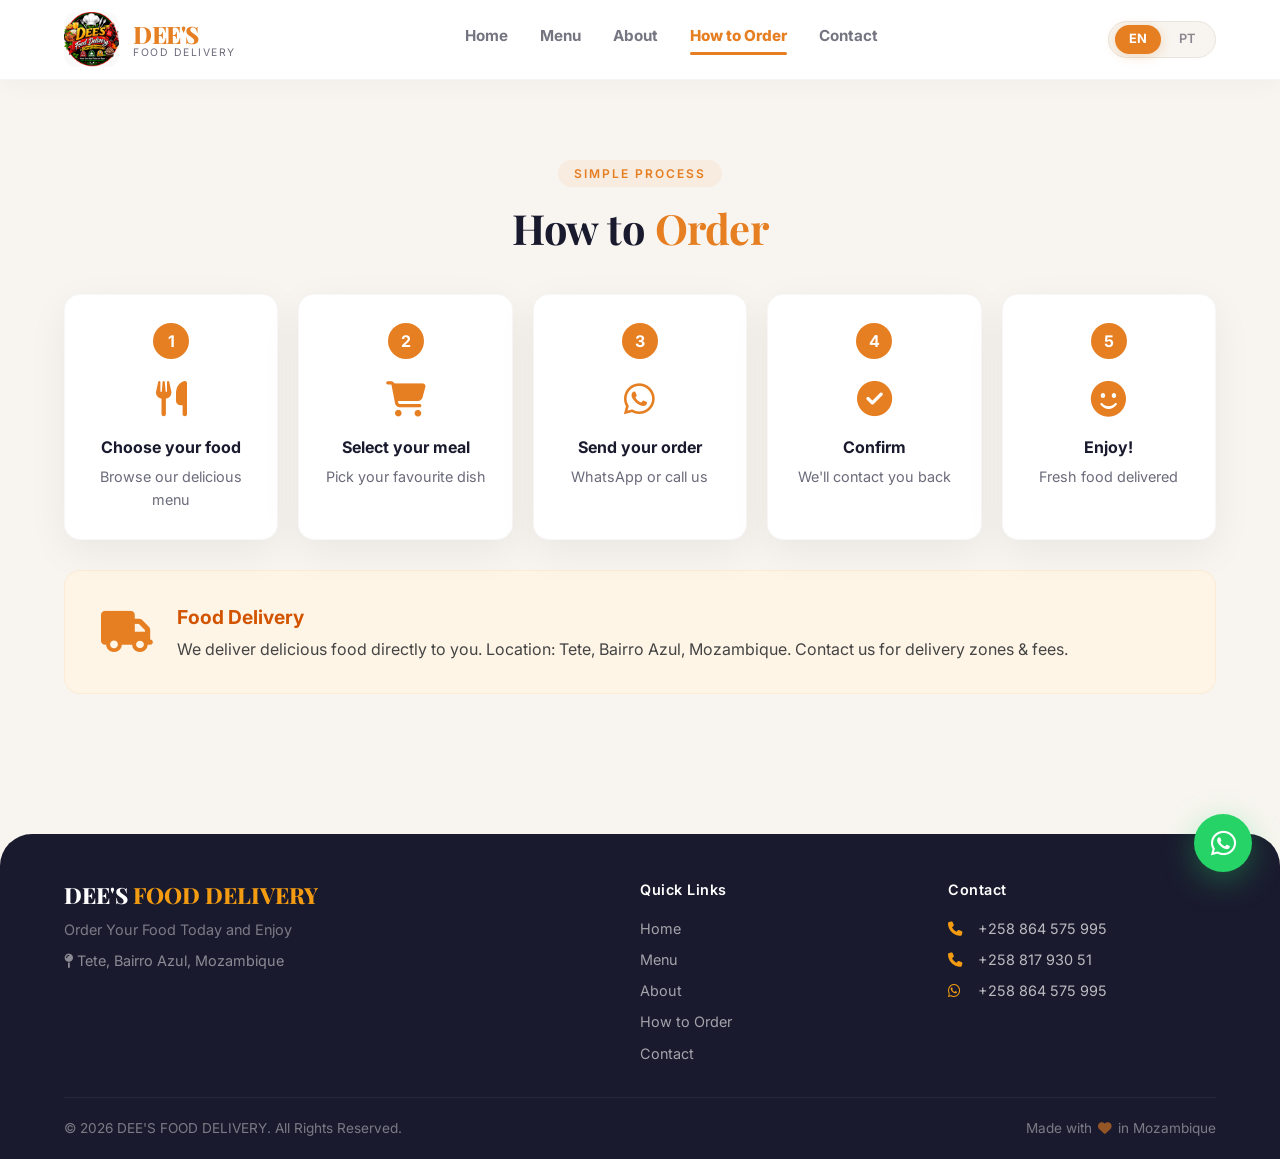
<file: howto.html>
<!DOCTYPE html>
<html lang="en">
<head>
    <meta charset="UTF-8" />
    <meta name="viewport" content="width=device-width, initial-scale=1.0" />
    <title>DEE'S FOOD DELIVERY - How to Order</title>
    
    <!-- Google Fonts -->
    <link rel="preconnect" href="https://fonts.googleapis.com">
    <link rel="preconnect" href="https://fonts.gstatic.com" crossorigin>
    <link href="https://fonts.googleapis.com/css2?family=Playfair+Display:wght@400;600;700;800;900&family=Inter:wght@300;400;500;600;700;800&display=swap" rel="stylesheet">
    
    <!-- Font Awesome -->
    <link rel="stylesheet" href="https://cdnjs.cloudflare.com/ajax/libs/font-awesome/6.5.0/css/all.min.css">
    
    <!-- Custom CSS -->
    <link rel="stylesheet" href="css/style.css">
</head>
<body>

    <!-- ===== HEADER ===== -->
    <header>
        <div class="container header-container">
            <a href="index.html" class="logo">
                <img src="logo.png" alt="DEE'S FOOD DELIVERY" class="logo-img" onerror="this.style.display='none'">
                <div class="logo-text">
                    <span class="brand">DEE'S</span>
                    <span class="brand-sub">FOOD DELIVERY</span>
                </div>
            </a>

            <button class="hamburger" id="hamburger" aria-label="Toggle menu">
                <i class="fas fa-bars"></i>
            </button>

            <nav class="nav-menu" id="navMenu">
                <a href="index.html">Home</a>
                <a href="menu.html">Menu</a>
                <a href="about.html">About</a>
                <a href="howto.html" class="active">How to Order</a>
                <a href="contact.html">Contact</a>
            </nav>

            <div class="lang-switch">
                <span class="lang-option active" data-lang="en">EN</span>
                <span class="lang-option" data-lang="pt">PT</span>
            </div>
        </div>
    </header>

    <!-- ===== HOW TO ORDER SECTION ===== -->
    <section id="howto" class="howto-section">
        <div class="container">
            <div class="section-header">
                <span class="section-tag">Simple Process</span>
                <h2 class="section-title">How to <span>Order</span></h2>
            </div>

            <div class="howto-grid">
                <div class="howto-step">
                    <div class="step-number">1</div>
                    <div class="step-icon"><i class="fas fa-utensils"></i></div>
                    <h4 data-en="Choose your food" data-pt="Escolha sua comida">Choose your food</h4>
                    <p data-en="Browse our delicious menu" data-pt="Explore nosso menu">Browse our delicious menu</p>
                </div>
                <div class="howto-step">
                    <div class="step-number">2</div>
                    <div class="step-icon"><i class="fas fa-shopping-cart"></i></div>
                    <h4 data-en="Select your meal" data-pt="Selecione sua refeição">Select your meal</h4>
                    <p data-en="Pick your favourite dish" data-pt="Escolha seu prato">Pick your favourite dish</p>
                </div>
                <div class="howto-step">
                    <div class="step-number">3</div>
                    <div class="step-icon"><i class="fab fa-whatsapp"></i></div>
                    <h4 data-en="Send your order" data-pt="Envie seu pedido">Send your order</h4>
                    <p data-en="WhatsApp or call us" data-pt="WhatsApp ou ligue">WhatsApp or call us</p>
                </div>
                <div class="howto-step">
                    <div class="step-number">4</div>
                    <div class="step-icon"><i class="fas fa-check-circle"></i></div>
                    <h4 data-en="Confirm" data-pt="Confirme">Confirm</h4>
                    <p data-en="We'll contact you back" data-pt="Entraremos em contato">We'll contact you back</p>
                </div>
                <div class="howto-step">
                    <div class="step-number">5</div>
                    <div class="step-icon"><i class="fas fa-smile"></i></div>
                    <h4 data-en="Enjoy!" data-pt="Aproveite!">Enjoy!</h4>
                    <p data-en="Fresh food delivered" data-pt="Comida fresca entregue">Fresh food delivered</p>
                </div>
            </div>

            <div class="delivery-box">
                <div class="delivery-icon"><i class="fas fa-truck"></i></div>
                <div>
                    <h3 data-en="Food Delivery" data-pt="Entrega de Comida">Food Delivery</h3>
                    <p data-en="We deliver delicious food directly to you. Location: Tete, Bairro Azul, Mozambique. Contact us for delivery zones &amp; fees." data-pt="Entregamos comida deliciosa diretamente para você. Localização: Tete, Bairro Azul, Moçambique. Contacte-nos para zonas de entrega e taxas.">
                        We deliver delicious food directly to you. <strong>Location:</strong> Tete, Bairro Azul, Mozambique. Contact us for delivery zones &amp; fees.
                    </p>
                </div>
            </div>
        </div>
    </section>

    <!-- ===== FOOTER ===== -->
    <footer>
        <div class="container">
            <div class="footer-grid">
                <div class="footer-brand">
                    <h3>DEE'S <span>FOOD DELIVERY</span></h3>
                    <p class="footer-slogan" data-en="Order Your Food Today and Enjoy" data-pt="Peça Hoje e Aproveite">Order Your Food Today and Enjoy</p>
                    <p class="footer-location"><i class="fas fa-map-pin"></i> <span data-en="Tete, Bairro Azul, Mozambique" data-pt="Tete, Bairro Azul, Moçambique">Tete, Bairro Azul, Mozambique</span></p>
                </div>

                <div class="footer-links">
                    <h4 data-en="Quick Links" data-pt="Links Rápidos">Quick Links</h4>
                    <a href="index.html">Home</a>
                    <a href="menu.html">Menu</a>
                    <a href="about.html">About</a>
                    <a href="howto.html">How to Order</a>
                    <a href="contact.html">Contact</a>
                </div>

                <div class="footer-contact">
                    <h4 data-en="Contact" data-pt="Contato">Contact</h4>
                    <p><i class="fas fa-phone"></i> +258 864 575 995</p>
                    <p><i class="fas fa-phone"></i> +258 817 930 51</p>
                    <p><i class="fab fa-whatsapp"></i> +258 864 575 995</p>
                </div>
            </div>

            <div class="footer-bottom">
                <p>&copy; <span id="currentYear">2026</span> DEE'S FOOD DELIVERY. <span data-en="All Rights Reserved" data-pt="Todos os Direitos Reservados">All Rights Reserved</span>.</p>
                <p class="footer-made">Made with <i class="fas fa-heart"></i> <span data-en="in Mozambique" data-pt="em Moçambique">in Mozambique</span></p>
            </div>
        </div>
    </footer>

    <!-- ===== FLOATING WHATSAPP ===== -->
    <button class="float-wa" id="floatWa">
        <i class="fab fa-whatsapp"></i>
        <span class="float-wa-tooltip" data-en="Order on WhatsApp" data-pt="Peça no WhatsApp">Order on WhatsApp</span>
    </button>

    <script src="js/script.js"></script>
</body>
</html>
</file>
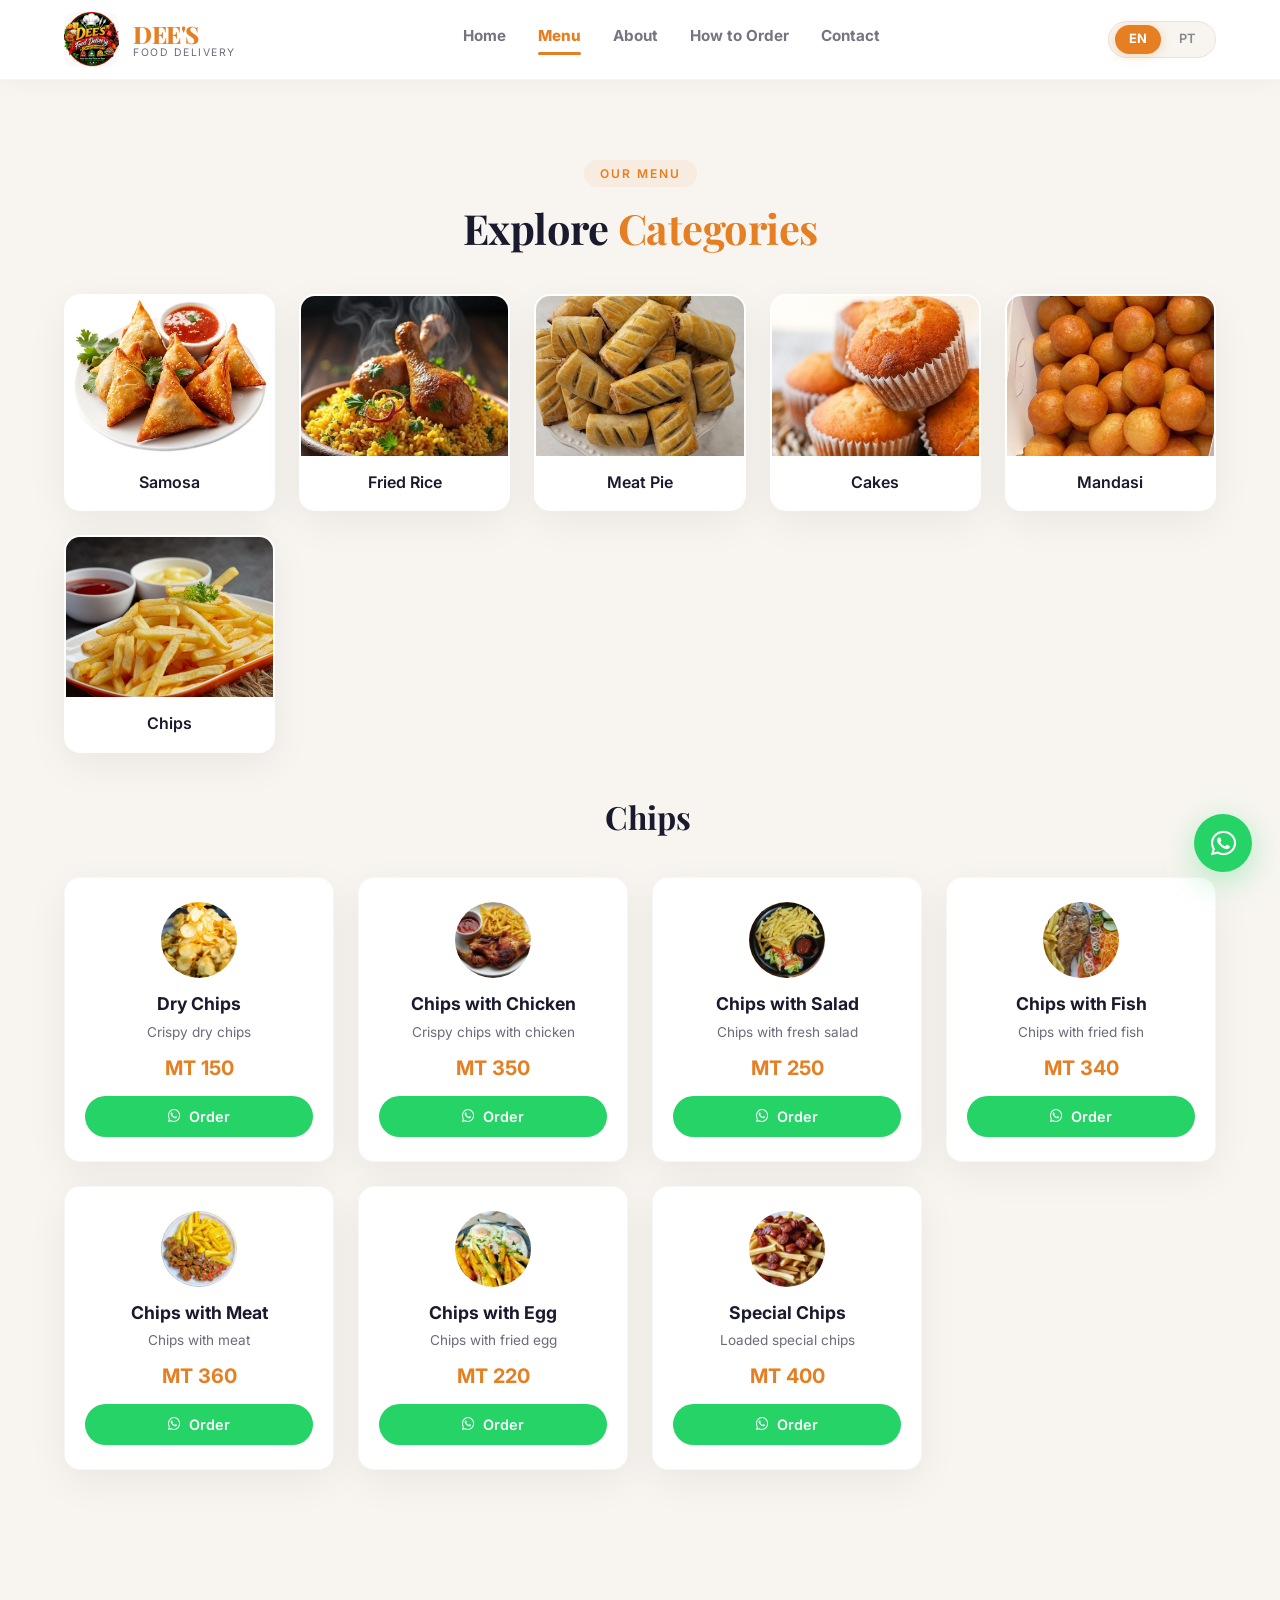
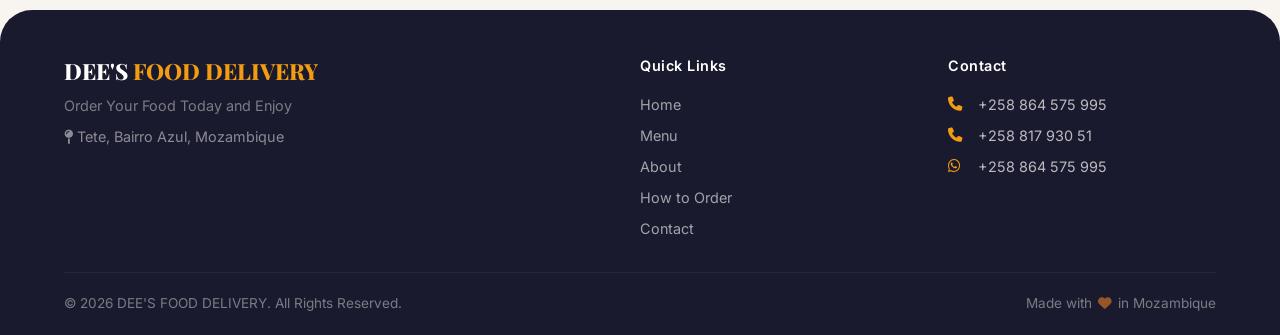
<file: menu.html>
<!DOCTYPE html>
<html lang="en">
<head>
    <meta charset="UTF-8" />
    <meta name="viewport" content="width=device-width, initial-scale=1.0" />
    <title>DEE'S FOOD DELIVERY - Menu</title>
    
    <!-- Google Fonts -->
    <link rel="preconnect" href="https://fonts.googleapis.com">
    <link rel="preconnect" href="https://fonts.gstatic.com" crossorigin>
    <link href="https://fonts.googleapis.com/css2?family=Playfair+Display:wght@400;600;700;800;900&family=Inter:wght@300;400;500;600;700;800&display=swap" rel="stylesheet">
    
    <!-- Font Awesome -->
    <link rel="stylesheet" href="https://cdnjs.cloudflare.com/ajax/libs/font-awesome/6.5.0/css/all.min.css">
    
    <!-- Custom CSS -->
    <link rel="stylesheet" href="css/style.css">
</head>
<body>

    <!-- ===== HEADER ===== -->
    <header>
        <div class="container header-container">
            <a href="index.html" class="logo">
                <img src="logo.png" alt="DEE'S FOOD DELIVERY" class="logo-img" onerror="this.style.display='none'">
                <div class="logo-text">
                    <span class="brand">DEE'S</span>
                    <span class="brand-sub">FOOD DELIVERY</span>
                </div>
            </a>

            <button class="hamburger" id="hamburger" aria-label="Toggle menu">
                <i class="fas fa-bars"></i>
            </button>

            <nav class="nav-menu" id="navMenu">
                <a href="index.html">Home</a>
                <a href="menu.html" class="active">Menu</a>
                <a href="about.html">About</a>
                <a href="howto.html">How to Order</a>
                <a href="contact.html">Contact</a>
            </nav>

            <div class="lang-switch">
                <span class="lang-option active" data-lang="en">EN</span>
                <span class="lang-option" data-lang="pt">PT</span>
            </div>
        </div>
    </header>

    <!-- ===== MENU SECTION ===== -->
    <section id="menu" class="menu-section">
        <div class="container">
            <div class="section-header">
                <span class="section-tag">Our Menu</span>
                <h2 class="section-title">Explore <span>Categories</span></h2>
            </div>

            <div class="category-grid" id="categoryGrid"></div>

            <div id="productDisplay">
                <div class="category-header">
                    <span id="categoryIcon"><i class="fas fa-fries"></i></span>
                    <h3 id="categoryTitle">Chips</h3>
                </div>
                <div class="product-grid" id="productGrid"></div>
            </div>
        </div>
    </section>

    <!-- ===== FOOTER ===== -->
    <footer>
        <div class="container">
            <div class="footer-grid">
                <div class="footer-brand">
                    <h3>DEE'S <span>FOOD DELIVERY</span></h3>
                    <p class="footer-slogan" data-en="Order Your Food Today and Enjoy" data-pt="Peça Hoje e Aproveite">Order Your Food Today and Enjoy</p>
                    <p class="footer-location"><i class="fas fa-map-pin"></i> <span data-en="Tete, Bairro Azul, Mozambique" data-pt="Tete, Bairro Azul, Moçambique">Tete, Bairro Azul, Mozambique</span></p>
                </div>

                <div class="footer-links">
                    <h4 data-en="Quick Links" data-pt="Links Rápidos">Quick Links</h4>
                    <a href="index.html">Home</a>
                    <a href="menu.html">Menu</a>
                    <a href="about.html">About</a>
                    <a href="howto.html">How to Order</a>
                    <a href="contact.html">Contact</a>
                </div>

                <div class="footer-contact">
                    <h4 data-en="Contact" data-pt="Contato">Contact</h4>
                    <p><i class="fas fa-phone"></i> +258 864 575 995</p>
                    <p><i class="fas fa-phone"></i> +258 817 930 51</p>
                    <p><i class="fab fa-whatsapp"></i> +258 864 575 995</p>
                </div>
            </div>

            <div class="footer-bottom">
                <p>&copy; <span id="currentYear">2026</span> DEE'S FOOD DELIVERY. <span data-en="All Rights Reserved" data-pt="Todos os Direitos Reservados">All Rights Reserved</span>.</p>
                <p class="footer-made">Made with <i class="fas fa-heart"></i> <span data-en="in Mozambique" data-pt="em Moçambique">in Mozambique</span></p>
            </div>
        </div>
    </footer>

    <!-- ===== FLOATING WHATSAPP ===== -->
    <button class="float-wa" id="floatWa">
        <i class="fab fa-whatsapp"></i>
        <span class="float-wa-tooltip" data-en="Order on WhatsApp" data-pt="Peça no WhatsApp">Order on WhatsApp</span>
    </button>

    <script src="js/script.js"></script>
</body>
</html>
</file>
<file: css/style.css>
/* ============================================ */
/* RESET & BASE */
/* ============================================ */
* {
    margin: 0;
    padding: 0;
    box-sizing: border-box;
}

html {
    scroll-behavior: smooth;
}

body {
    font-family: 'Inter', -apple-system, sans-serif;
    background: #f8f5f0;
    color: #1a1a2e;
    line-height: 1.6;
}

a {
    text-decoration: none;
    color: inherit;
}

ul {
    list-style: none;
}

.container {
    max-width: 1200px;
    margin: 0 auto;
    padding: 0 24px;
}

/* ============================================ */
/* COLORS */
/* ============================================ */
:root {
    --primary: #e67e22;
    --primary-dark: #d35400;
    --primary-light: #f39c12;
    --primary-pale: #fef5e7;
    --white: #ffffff;
    --light-bg: #f8f5f0;
    --dark: #1a1a2e;
    --gray: #6b6b7b;
    --light-gray: #e8e4de;
    --shadow: 0 12px 40px rgba(0, 0, 0, 0.06);
    --shadow-hover: 0 20px 50px rgba(0, 0, 0, 0.10);
    --radius: 16px;
    --transition: 0.3s cubic-bezier(0.4, 0, 0.2, 1);
}

/* ============================================ */
/* HEADINGS */
/* ============================================ */
h1, h2, h3, h4, .brand, .hero-title, .section-title {
    font-family: 'Playfair Display', Georgia, serif;
}

/* ============================================ */
/* BUTTONS */
/* ============================================ */
.btn {
    display: inline-flex;
    align-items: center;
    gap: 10px;
    padding: 14px 34px;
    border-radius: 50px;
    font-weight: 600;
    font-size: 0.95rem;
    border: none;
    cursor: pointer;
    transition: var(--transition);
    box-shadow: 0 4px 16px rgba(0, 0, 0, 0.06);
    text-align: center;
    font-family: 'Inter', sans-serif;
}

.btn-primary {
    background: var(--primary);
    color: var(--white);
}
.btn-primary:hover {
    background: var(--primary-dark);
    transform: translateY(-2px);
    box-shadow: 0 8px 28px rgba(230, 126, 34, 0.35);
}

.btn-whatsapp {
    background: #25D366;
    color: var(--white);
}
.btn-whatsapp:hover {
    background: #1ebe5a;
    transform: translateY(-2px);
    box-shadow: 0 8px 28px rgba(37, 211, 102, 0.35);
}

.btn-outline {
    background: transparent;
    border: 2px solid var(--primary);
    color: var(--primary);
}
.btn-outline:hover {
    background: var(--primary);
    color: var(--white);
    transform: translateY(-2px);
}

.btn-outline-light {
    background: rgba(255, 255, 255, 0.12);
    backdrop-filter: blur(8px);
    border: 2px solid rgba(255, 255, 255, 0.3);
    color: var(--white);
}
.btn-outline-light:hover {
    background: rgba(255, 255, 255, 0.20);
    transform: translateY(-2px);
}

.btn-delivery {
    background: linear-gradient(135deg, var(--primary), var(--primary-dark));
    color: var(--white);
    padding: 16px 40px;
    font-size: 1.05rem;
    font-weight: 700;
    box-shadow: 0 8px 32px rgba(230, 126, 34, 0.35);
}
.btn-delivery:hover {
    transform: translateY(-3px);
    box-shadow: 0 12px 44px rgba(230, 126, 34, 0.45);
}

/* ============================================ */
/* HEADER */
/* ============================================ */
header {
    background: rgba(255, 255, 255, 0.96);
    backdrop-filter: blur(16px);
    box-shadow: 0 2px 24px rgba(0, 0, 0, 0.04);
    padding: 12px 0;
    position: sticky;
    top: 0;
    z-index: 100;
    border-bottom: 1px solid rgba(0, 0, 0, 0.04);
}

.header-container {
    display: flex;
    align-items: center;
    justify-content: space-between;
    flex-wrap: wrap;
    gap: 16px;
}

.logo {
    display: flex;
    align-items: center;
    gap: 14px;
    cursor: pointer;
    text-decoration: none;
}

.logo-img {
    height: 55px;
    width: auto;
    border-radius: 12px;
    object-fit: contain;
    transition: var(--transition);
}

.logo-img:hover {
    transform: scale(1.04);
}

.logo-text {
    display: flex;
    flex-direction: column;
    line-height: 1.1;
}

.logo-text .brand {
    font-size: 1.5rem;
    font-weight: 800;
    color: #e67e22;
    letter-spacing: -0.5px;
    font-family: 'Playfair Display', Georgia, serif;
}

.logo-text .brand-sub {
    font-weight: 400;
    font-size: 0.65rem;
    color: var(--gray);
    letter-spacing: 1.5px;
    font-family: 'Inter', sans-serif;
    text-transform: uppercase;
}

.nav-menu {
    display: flex;
    gap: 32px;
    font-weight: 700;
    font-size: 0.95rem;
    font-family: 'Inter', sans-serif;
}

.nav-menu a {
    color: var(--dark);
    position: relative;
    padding-bottom: 6px;
    transition: var(--transition);
    cursor: pointer;
    opacity: 0.6;
    text-decoration: none;
    font-weight: 700;
}

.nav-menu a.active {
    opacity: 1;
    color: var(--primary);
    font-weight: 800;
}

.nav-menu a::after {
    content: '';
    position: absolute;
    bottom: 0;
    left: 0;
    width: 0;
    height: 3px;
    background: var(--primary);
    transition: var(--transition);
    border-radius: 2px;
}

.nav-menu a.active::after {
    width: 100%;
}

.nav-menu a:hover::after {
    width: 100%;
}

.nav-menu a:hover {
    opacity: 1;
    color: var(--primary);
}

.lang-switch {
    display: flex;
    gap: 4px;
    align-items: center;
    background: var(--light-bg);
    padding: 3px 6px;
    border-radius: 50px;
    font-size: 0.8rem;
    font-weight: 700;
    border: 1px solid var(--light-gray);
    font-family: 'Inter', sans-serif;
}

.lang-switch .lang-option {
    cursor: pointer;
    padding: 4px 14px;
    border-radius: 40px;
    transition: var(--transition);
    opacity: 0.5;
    font-weight: 600;
}

.lang-switch .lang-option.active {
    background: var(--primary);
    color: var(--white);
    opacity: 1;
    font-weight: 700;
    box-shadow: 0 2px 12px rgba(230, 126, 34, 0.25);
}

.lang-switch .lang-option:hover:not(.active) {
    opacity: 1;
}

.hamburger {
    display: none;
    font-size: 1.6rem;
    cursor: pointer;
    color: var(--dark);
    background: none;
    border: none;
    padding: 4px 8px;
}

/* ============================================ */
/* HERO */
/* ============================================ */
.hero {
    background: linear-gradient(145deg, #0f1a12 0%, #1a2e22 40%, #234a32 70%, #1a2e22 100%);
    padding: 60px 0 70px;
    position: relative;
    overflow: hidden;
    min-height: 80vh;
    display: flex;
    align-items: center;
}

.hero-logo-bg {
    position: absolute;
    inset: 0;
    background-image: url('../logo.png');
    background-size: 100% 100%;
    background-position: center;
    background-repeat: no-repeat;
    opacity: 0.06;
    pointer-events: none;
    transform: scale(1.1);
}

.hero-overlay {
    position: absolute;
    inset: 0;
    background: linear-gradient(145deg, rgba(15, 26, 18, 0.75) 0%, rgba(26, 46, 34, 0.60) 40%, rgba(35, 74, 50, 0.65) 70%, rgba(26, 46, 34, 0.75) 100%);
    pointer-events: none;
    z-index: 1;
}

.hero-container {
    position: relative;
    z-index: 2;
    text-align: center;
    color: var(--white);
    max-width: 820px;
    margin: 0 auto;
}

.hero-badge {
    display: inline-block;
    background: rgba(255, 255, 255, 0.08);
    backdrop-filter: blur(8px);
    padding: 6px 22px;
    border-radius: 50px;
    font-size: 0.8rem;
    font-weight: 500;
    letter-spacing: 0.8px;
    border: 1px solid rgba(255, 255, 255, 0.08);
    margin-bottom: 28px;
    font-family: 'Inter', sans-serif;
    text-transform: uppercase;
    color: var(--white);
}

.hero-title {
    font-size: 4rem;
    font-weight: 800;
    letter-spacing: -1.5px;
    line-height: 1.05;
    margin-bottom: 4px;
    font-family: 'Playfair Display', Georgia, serif;
}

.hero-title-line {
    color: var(--primary-light);
}

.hero-subtitle {
    font-size: 1.4rem;
    font-weight: 300;
    opacity: 0.85;
    margin: 6px 0 24px;
    letter-spacing: 0.3px;
    font-family: 'Inter', sans-serif;
}

.hero-features {
    display: flex;
    justify-content: center;
    gap: 50px;
    flex-wrap: wrap;
    margin-bottom: 32px;
}

.hero-feature-item {
    display: flex;
    flex-direction: column;
    align-items: center;
    gap: 8px;
}

.hero-feature-image {
    width: 60px;
    height: 60px;
    border-radius: 50%;
    object-fit: cover;
    border: 3px solid rgba(255, 255, 255, 0.20);
    transition: var(--transition);
}

.hero-feature-image:hover {
    transform: scale(1.10);
    border-color: var(--primary-light);
}

.hero-feature-label {
    font-weight: 500;
    font-size: 0.9rem;
    opacity: 0.85;
    font-family: 'Inter', sans-serif;
    color: var(--white);
    text-align: center;
}

.hero-buttons {
    display: flex;
    gap: 16px;
    justify-content: center;
    flex-wrap: wrap;
}

.hero-buttons .btn {
    min-width: 170px;
    justify-content: center;
    font-size: 0.95rem;
    padding: 14px 32px;
}

/* ============================================ */
/* SECTION HEADERS */
/* ============================================ */
.section-header {
    text-align: center;
    margin: 60px 0 32px;
}

.section-tag {
    display: inline-block;
    background: rgba(230, 126, 34, 0.08);
    color: var(--primary);
    font-weight: 600;
    font-size: 0.75rem;
    letter-spacing: 2px;
    text-transform: uppercase;
    padding: 4px 16px;
    border-radius: 50px;
    margin-bottom: 8px;
    font-family: 'Inter', sans-serif;
}

.section-title {
    font-size: 2.6rem;
    font-weight: 700;
    color: var(--dark);
    letter-spacing: -0.5px;
}

.section-title span {
    color: var(--primary);
}

/* ============================================ */
/* ABOUT */
/* ============================================ */
.about-section {
    padding: 20px 0 60px;
}

.about-box {
    max-width: 900px;
    margin: 0 auto;
    background: var(--white);
    padding: 48px 44px;
    border-radius: var(--radius);
    box-shadow: var(--shadow);
    border: 1px solid rgba(0, 0, 0, 0.03);
}

.about-content {
    text-align: left;
}

.about-heading {
    font-size: 1.8rem;
    font-weight: 700;
    color: var(--primary);
    margin-bottom: 20px;
    font-family: 'Playfair Display', Georgia, serif;
    text-align: center;
}

.about-content p {
    font-size: 1.05rem;
    color: #444;
    line-height: 1.9;
    font-family: 'Inter', sans-serif;
    margin-bottom: 18px;
}

.about-content p:last-of-type {
    margin-bottom: 30px;
}

.about-mission-vision {
    display: grid;
    grid-template-columns: 1fr 1fr;
    gap: 24px;
    margin: 30px 0 30px;
}

.mission-box,
.vision-box {
    background: var(--light-bg);
    padding: 24px 28px;
    border-radius: var(--radius);
    border-left: 4px solid var(--primary);
}

.mission-box h4,
.vision-box h4 {
    font-size: 1.1rem;
    font-weight: 700;
    color: var(--dark);
    margin-bottom: 8px;
    font-family: 'Playfair Display', Georgia, serif;
}

.mission-box p,
.vision-box p {
    font-size: 0.95rem;
    color: #555;
    line-height: 1.7;
    font-family: 'Inter', sans-serif;
    margin-bottom: 0;
}

.about-why-choose {
    margin: 30px 0 25px;
}

.about-why-choose h4 {
    font-size: 1.2rem;
    font-weight: 700;
    color: var(--dark);
    margin-bottom: 14px;
    font-family: 'Playfair Display', Georgia, serif;
    text-align: center;
}

.about-why-choose ul {
    display: grid;
    grid-template-columns: 1fr 1fr;
    gap: 10px 30px;
    list-style: none;
    padding: 0;
}

.about-why-choose ul li {
    font-size: 0.98rem;
    color: #444;
    font-family: 'Inter', sans-serif;
    padding: 6px 0;
    position: relative;
    padding-left: 24px;
}

.about-why-choose ul li::before {
    content: "✓";
    position: absolute;
    left: 0;
    color: var(--primary);
    font-weight: 700;
    font-size: 1.1rem;
}

.about-footer-text {
    text-align: center;
    margin-top: 30px;
    padding-top: 25px;
    border-top: 2px solid var(--light-gray);
}

.about-footer-text p {
    font-size: 1.2rem;
    font-weight: 700;
    color: var(--primary);
    font-family: 'Playfair Display', Georgia, serif;
    margin-bottom: 0;
}

/* ABOUT RESPONSIVE */
@media (max-width: 768px) {
    .about-box {
        padding: 30px 20px;
    }
    
    .about-heading {
        font-size: 1.4rem;
    }
    
    .about-content p {
        font-size: 0.95rem;
    }
    
    .about-mission-vision {
        grid-template-columns: 1fr;
        gap: 16px;
    }
    
    .about-why-choose ul {
        grid-template-columns: 1fr;
        gap: 4px;
    }
    
    .about-why-choose ul li {
        font-size: 0.9rem;
    }
    
    .about-footer-text p {
        font-size: 1rem;
    }
}

@media (max-width: 480px) {
    .about-box {
        padding: 20px 16px;
    }
    
    .about-heading {
        font-size: 1.2rem;
    }
    
    .mission-box,
    .vision-box {
        padding: 16px 18px;
    }
}

/* ============================================ */
/* MENU */
/* ============================================ */
.menu-section {
    padding: 20px 0 60px;
}

.category-grid {
    display: grid;
    grid-template-columns: repeat(auto-fit, minmax(180px, 1fr));
    gap: 24px;
    margin: 10px 0 30px;
}

.category-card {
    background: var(--white);
    border-radius: var(--radius);
    box-shadow: var(--shadow);
    text-align: center;
    cursor: pointer;
    transition: var(--transition);
    border: 2px solid transparent;
    overflow: hidden;
}

.category-card:hover {
    transform: translateY(-8px);
    border-color: var(--primary);
    box-shadow: var(--shadow-hover);
}

.category-card .category-image {
    width: 100%;
    height: 160px;
    object-fit: cover;
    display: block;
    transition: var(--transition);
    background: var(--light-bg);
}

.category-card:hover .category-image {
    transform: scale(1.05);
}

.category-card .category-name {
    padding: 14px 12px;
    font-weight: 600;
    color: var(--dark);
    font-size: 1rem;
    font-family: 'Inter', sans-serif;
    background: var(--white);
}

#productDisplay {
    margin-top: 20px;
}

.category-header {
    display: flex;
    align-items: center;
    justify-content: center;
    gap: 16px;
    margin: 20px 0 28px;
}

#categoryIcon {
    font-size: 2.6rem;
    color: var(--primary);
}

#categoryTitle {
    font-size: 2rem;
    font-weight: 700;
    color: var(--dark);
}

/* ============================================ */
/* PRODUCT CARDS WITH IMAGES */
/* ============================================ */
.product-grid {
    display: grid;
    grid-template-columns: repeat(auto-fill, minmax(240px, 1fr));
    gap: 24px;
    margin: 10px 0 40px;
}

.product-card {
    background: var(--white);
    border-radius: var(--radius);
    padding: 24px 20px;
    box-shadow: var(--shadow);
    text-align: center;
    transition: var(--transition);
    border: 1px solid rgba(0, 0, 0, 0.03);
}

.product-card:hover {
    transform: translateY(-6px);
    box-shadow: var(--shadow-hover);
    border-color: var(--primary-pale);
}

.product-card .food-img {
    width: 76px;
    height: 76px;
    margin: 0 auto 12px;
    border-radius: 50%;
    overflow: hidden;
    background: var(--light-bg);
    transition: var(--transition);
    display: flex;
    align-items: center;
    justify-content: center;
}

.product-food-image {
    width: 100%;
    height: 100%;
    object-fit: cover;
    display: block;
}

.product-card:hover .food-img {
    transform: scale(1.05);
}

.product-card .food-img i {
    font-size: 2.8rem;
    color: var(--primary);
    line-height: 76px;
    display: block;
}

.product-card h4 {
    font-size: 1.1rem;
    font-weight: 700;
    margin: 6px 0 4px;
    color: var(--dark);
    font-family: 'Inter', sans-serif;
}

.product-card .desc {
    font-size: 0.85rem;
    color: var(--gray);
    margin: 4px 0 10px;
    line-height: 1.4;
    font-family: 'Inter', sans-serif;
}

.product-card .price {
    font-weight: 700;
    color: var(--primary);
    font-size: 1.25rem;
    margin: 8px 0;
    font-family: 'Inter', sans-serif;
}

.product-card .order-btn {
    margin-top: 12px;
    width: 100%;
    background: #25D366;
    border: none;
    padding: 12px;
    border-radius: 50px;
    font-weight: 600;
    color: var(--white);
    cursor: pointer;
    transition: var(--transition);
    font-size: 0.9rem;
    display: flex;
    align-items: center;
    justify-content: center;
    gap: 8px;
    font-family: 'Inter', sans-serif;
}

.product-card .order-btn:hover {
    background: #1dab4f;
    transform: scale(1.02);
}

/* ============================================ */
/* HOW TO ORDER */
/* ============================================ */
.howto-section {
    padding: 20px 0 60px;
}

.howto-grid {
    display: grid;
    grid-template-columns: repeat(auto-fit, minmax(170px, 1fr));
    gap: 20px;
    margin: 20px 0 30px;
}

.howto-step {
    background: var(--white);
    padding: 28px 18px;
    border-radius: var(--radius);
    box-shadow: var(--shadow);
    text-align: center;
    transition: var(--transition);
    border: 1px solid rgba(0, 0, 0, 0.03);
}

.howto-step:hover {
    transform: translateY(-4px);
    box-shadow: var(--shadow-hover);
}

.step-number {
    background: var(--primary);
    color: var(--white);
    width: 36px;
    height: 36px;
    line-height: 36px;
    border-radius: 50%;
    display: inline-block;
    font-weight: 700;
    font-size: 1rem;
    margin-bottom: 12px;
    font-family: 'Inter', sans-serif;
}

.step-icon {
    font-size: 2.2rem;
    margin-bottom: 8px;
    color: var(--primary);
}

.howto-step h4 {
    font-size: 1rem;
    font-weight: 700;
    margin-bottom: 4px;
    font-family: 'Inter', sans-serif;
}

.howto-step p {
    color: var(--gray);
    font-size: 0.9rem;
    font-family: 'Inter', sans-serif;
}

.delivery-box {
    background: var(--primary-pale);
    padding: 28px 36px;
    border-radius: var(--radius);
    margin: 20px 0 40px;
    display: flex;
    align-items: center;
    gap: 24px;
    flex-wrap: wrap;
    border: 1px solid rgba(230, 126, 34, 0.08);
}

.delivery-icon {
    font-size: 2.6rem;
    flex-shrink: 0;
    color: var(--primary);
}

.delivery-box h3 {
    font-size: 1.2rem;
    font-weight: 700;
    color: var(--primary-dark);
    font-family: 'Inter', sans-serif;
}

.delivery-box p {
    color: #444;
    margin-top: 4px;
    font-family: 'Inter', sans-serif;
}

/* ============================================ */
/* CONTACT */
/* ============================================ */
.contact-section {
    padding: 20px 0 60px;
}

.contact-box {
    background: var(--white);
    padding: 36px 44px;
    border-radius: var(--radius);
    box-shadow: var(--shadow);
    display: flex;
    flex-wrap: wrap;
    gap: 36px;
    justify-content: space-between;
    align-items: center;
    margin: 20px 0 40px;
    border: 1px solid rgba(0, 0, 0, 0.03);
}

.contact-info {
    display: grid;
    grid-template-columns: 1fr 1fr;
    gap: 14px 32px;
}

.contact-item {
    display: flex;
    align-items: center;
    gap: 14px;
}

.contact-item i {
    width: 34px;
    height: 34px;
    background: var(--light-bg);
    border-radius: 50%;
    display: flex;
    align-items: center;
    justify-content: center;
    color: var(--primary);
    font-size: 0.9rem;
    flex-shrink: 0;
}

.contact-item div {
    display: flex;
    flex-direction: column;
}

.contact-item strong {
    font-size: 0.7rem;
    color: var(--gray);
    font-weight: 600;
    text-transform: uppercase;
    letter-spacing: 0.8px;
    font-family: 'Inter', sans-serif;
}

.contact-item span {
    font-weight: 500;
    font-family: 'Inter', sans-serif;
}

.contact-buttons {
    display: flex;
    gap: 12px;
    flex-wrap: wrap;
    flex-shrink: 0;
}

/* ============================================ */
/* FOOTER */
/* ============================================ */
footer {
    background: var(--dark);
    color: rgba(255, 255, 255, 0.7);
    padding: 44px 0 20px;
    margin-top: 40px;
    border-radius: 32px 32px 0 0;
}

.footer-grid {
    display: grid;
    grid-template-columns: 2fr 1fr 1fr;
    gap: 40px;
    padding-bottom: 28px;
    border-bottom: 1px solid rgba(255, 255, 255, 0.06);
}

.footer-brand h3 {
    font-size: 1.4rem;
    font-weight: 800;
    color: var(--white);
    font-family: 'Playfair Display', serif;
}

.footer-brand h3 span {
    color: var(--primary-light);
}

.footer-slogan {
    opacity: 0.6;
    margin: 4px 0 8px;
    font-family: 'Inter', sans-serif;
    font-size: 0.9rem;
}

.footer-location {
    opacity: 0.7;
    font-size: 0.9rem;
    font-family: 'Inter', sans-serif;
}

.footer-links h4,
.footer-contact h4 {
    color: var(--white);
    font-weight: 600;
    margin-bottom: 12px;
    font-size: 0.9rem;
    font-family: 'Inter', sans-serif;
    letter-spacing: 0.5px;
}

.footer-links a {
    display: block;
    color: rgba(255, 255, 255, 0.6);
    transition: var(--transition);
    padding: 4px 0;
    font-family: 'Inter', sans-serif;
    font-size: 0.9rem;
    cursor: pointer;
}

.footer-links a:hover {
    color: var(--white);
    padding-left: 4px;
}

.footer-contact p {
    padding: 4px 0;
    display: flex;
    align-items: center;
    gap: 10px;
    font-family: 'Inter', sans-serif;
    font-size: 0.9rem;
}

.footer-contact i {
    width: 20px;
    color: var(--primary-light);
}

.footer-bottom {
    display: flex;
    justify-content: space-between;
    align-items: center;
    padding-top: 20px;
    font-size: 0.85rem;
    opacity: 0.6;
    flex-wrap: wrap;
    gap: 12px;
    font-family: 'Inter', sans-serif;
}

.footer-made {
    display: flex;
    align-items: center;
    gap: 6px;
}

.footer-made i {
    color: #e67e22;
}

/* ============================================ */
/* FLOATING WHATSAPP */
/* ============================================ */
.float-wa {
    position: fixed;
    bottom: 28px;
    right: 28px;
    background: #25D366;
    color: var(--white);
    width: 58px;
    height: 58px;
    border-radius: 50%;
    display: flex;
    align-items: center;
    justify-content: center;
    font-size: 1.8rem;
    box-shadow: 0 8px 32px rgba(37, 211, 102, 0.35);
    z-index: 200;
    transition: var(--transition);
    border: none;
    cursor: pointer;
}

.float-wa:hover {
    transform: scale(1.06);
    box-shadow: 0 12px 44px rgba(37, 211, 102, 0.45);
}

.float-wa-tooltip {
    position: absolute;
    right: 70px;
    background: var(--dark);
    color: var(--white);
    padding: 6px 16px;
    border-radius: 8px;
    font-size: 0.8rem;
    font-weight: 500;
    white-space: nowrap;
    opacity: 0;
    pointer-events: none;
    transition: var(--transition);
    font-family: 'Inter', sans-serif;
}

.float-wa:hover .float-wa-tooltip {
    opacity: 1;
}

/* ============================================ */
/* SCROLL TO TOP */
/* ============================================ */
.scroll-top {
    position: fixed;
    bottom: 100px;
    right: 28px;
    background: var(--primary);
    color: var(--white);
    width: 44px;
    height: 44px;
    border-radius: 50%;
    display: none;
    align-items: center;
    justify-content: center;
    font-size: 1.2rem;
    box-shadow: 0 4px 20px rgba(230, 126, 34, 0.3);
    z-index: 199;
    transition: var(--transition);
    border: none;
    cursor: pointer;
}

.scroll-top:hover {
    transform: translateY(-4px);
    box-shadow: 0 8px 30px rgba(230, 126, 34, 0.4);
}

.scroll-top.visible {
    display: flex;
}

/* ============================================ */
/* RESPONSIVE */
/* ============================================ */
@media (max-width: 900px) {
    .footer-grid {
        grid-template-columns: 1fr 1fr;
    }
    .contact-info {
        grid-template-columns: 1fr;
    }
    .hero-title {
        font-size: 3rem;
    }
    .hero-features {
        gap: 30px;
    }
    .hero-feature-image {
        width: 50px;
        height: 50px;
    }
    .category-grid {
        grid-template-columns: repeat(3, 1fr);
    }
}

@media (max-width: 820px) {
    .nav-menu {
        display: none;
        flex-direction: column;
        width: 100%;
        gap: 10px;
        padding: 20px 0 12px;
        border-top: 1px solid var(--light-gray);
        margin-top: 10px;
        align-items: center;
    }
    .nav-menu.active {
        display: flex;
    }
    .nav-menu a {
        font-size: 1.1rem;
        padding: 6px 0;
    }
    .hamburger {
        display: block;
    }
    .lang-switch {
        margin-left: auto;
    }
    .logo-img {
        height: 45px;
    }
    .logo-text .brand {
        font-size: 1.2rem;
    }
    .logo-text .brand-sub {
        font-size: 0.55rem;
    }
    .hero {
        padding: 40px 0 50px;
        min-height: 60vh;
    }
    .hero-title {
        font-size: 2.4rem;
    }
    .hero-subtitle {
        font-size: 1.1rem;
    }
    .hero-features {
        gap: 20px;
    }
    .hero-feature-image {
        width: 42px;
        height: 42px;
    }
    .hero-feature-label {
        font-size: 0.8rem;
    }
    .hero-buttons .btn {
        padding: 12px 24px;
        font-size: 0.85rem;
        min-width: 130px;
    }
    .section-title {
        font-size: 2rem;
    }
    .category-grid {
        grid-template-columns: repeat(3, 1fr);
    }
    .category-card .category-image {
        height: 120px;
    }
    .contact-box {
        flex-direction: column;
        padding: 28px 20px;
    }
    .contact-buttons {
        width: 100%;
    }
    .contact-buttons .btn {
        flex: 1;
        justify-content: center;
        font-size: 0.85rem;
        padding: 10px 16px;
    }
}

@media (max-width: 600px) {
    .hero {
        padding: 30px 0 40px;
        min-height: auto;
    }
    .hero-title {
        font-size: 1.8rem;
    }
    .hero-subtitle {
        font-size: 0.95rem;
        margin: 4px 0 16px;
    }
    .hero-features {
        gap: 16px;
        flex-wrap: wrap;
        margin-bottom: 20px;
    }
    .hero-feature-image {
        width: 36px;
        height: 36px;
    }
    .hero-feature-label {
        font-size: 0.7rem;
    }
    .hero-buttons {
        flex-direction: column;
        align-items: center;
        gap: 10px;
    }
    .hero-buttons .btn {
        width: 100%;
        min-width: auto;
        padding: 12px 20px;
        font-size: 0.85rem;
    }
    .hero-badge {
        font-size: 0.65rem;
        padding: 4px 16px;
        margin-bottom: 18px;
    }
    .section-title {
        font-size: 1.5rem;
    }
    .category-grid {
        grid-template-columns: repeat(3, 1fr);
        gap: 12px;
    }
    .category-card .category-image {
        height: 90px;
    }
    .category-card .category-name {
        padding: 10px 8px;
        font-size: 0.85rem;
    }
    .product-grid {
        grid-template-columns: 1fr 1fr;
        gap: 14px;
    }
    .product-card {
        padding: 14px 12px;
    }
    .product-card .food-img {
        width: 52px;
        height: 52px;
    }
    .product-card .food-img i {
        font-size: 2rem;
        line-height: 52px;
    }
    .product-card h4 {
        font-size: 0.9rem;
    }
    .product-card .price {
        font-size: 1rem;
    }
    .howto-grid {
        grid-template-columns: 1fr 1fr;
        gap: 14px;
    }
    .howto-step {
        padding: 16px 12px;
    }
    .step-icon {
        font-size: 1.6rem;
    }
    .footer-grid {
        grid-template-columns: 1fr;
        gap: 20px;
    }
    .float-wa {
        width: 50px;
        height: 50px;
        font-size: 1.4rem;
        bottom: 14px;
        right: 14px;
    }
    .float-wa-tooltip {
        display: none;
    }
    #categoryTitle {
        font-size: 1.4rem;
    }
    #categoryIcon {
        font-size: 2rem;
    }
    .delivery-box {
        padding: 20px 18px;
        flex-direction: column;
        text-align: center;
    }
    .scroll-top {
        bottom: 76px;
        right: 14px;
        width: 38px;
        height: 38px;
        font-size: 1rem;
    }
    .logo-img {
        height: 40px;
    }
    .logo-text .brand {
        font-size: 1rem;
    }
    .logo-text .brand-sub {
        font-size: 0.45rem;
    }
    .nav-menu a {
        font-size: 1rem;
    }
    .contact-item {
        font-size: 0.9rem;
    }
}

@media (max-width: 420px) {
    .category-grid {
        grid-template-columns: repeat(2, 1fr);
    }
    .category-card .category-image {
        height: 80px;
    }
    .product-grid {
        grid-template-columns: 1fr;
    }
    .howto-grid {
        grid-template-columns: 1fr 1fr;
    }
    .contact-info {
        gap: 10px;
    }
    .hero-title {
        font-size: 1.5rem;
    }
    .hero-subtitle {
        font-size: 0.8rem;
    }
    .hero-feature-image {
        width: 30px;
        height: 30px;
    }
    .hero-feature-label {
        font-size: 0.6rem;
    }
    .hero-badge {
        font-size: 0.55rem;
        padding: 3px 12px;
    }
    .hero-buttons .btn {
        font-size: 0.8rem;
        padding: 10px 16px;
    }
    .logo-img {
        height: 35px;
    }
    .logo-text .brand {
        font-size: 0.85rem;
    }
    .logo-text .brand-sub {
        font-size: 0.4rem;
    }
    .nav-menu a {
        font-size: 0.9rem;
    }
}
</file>
